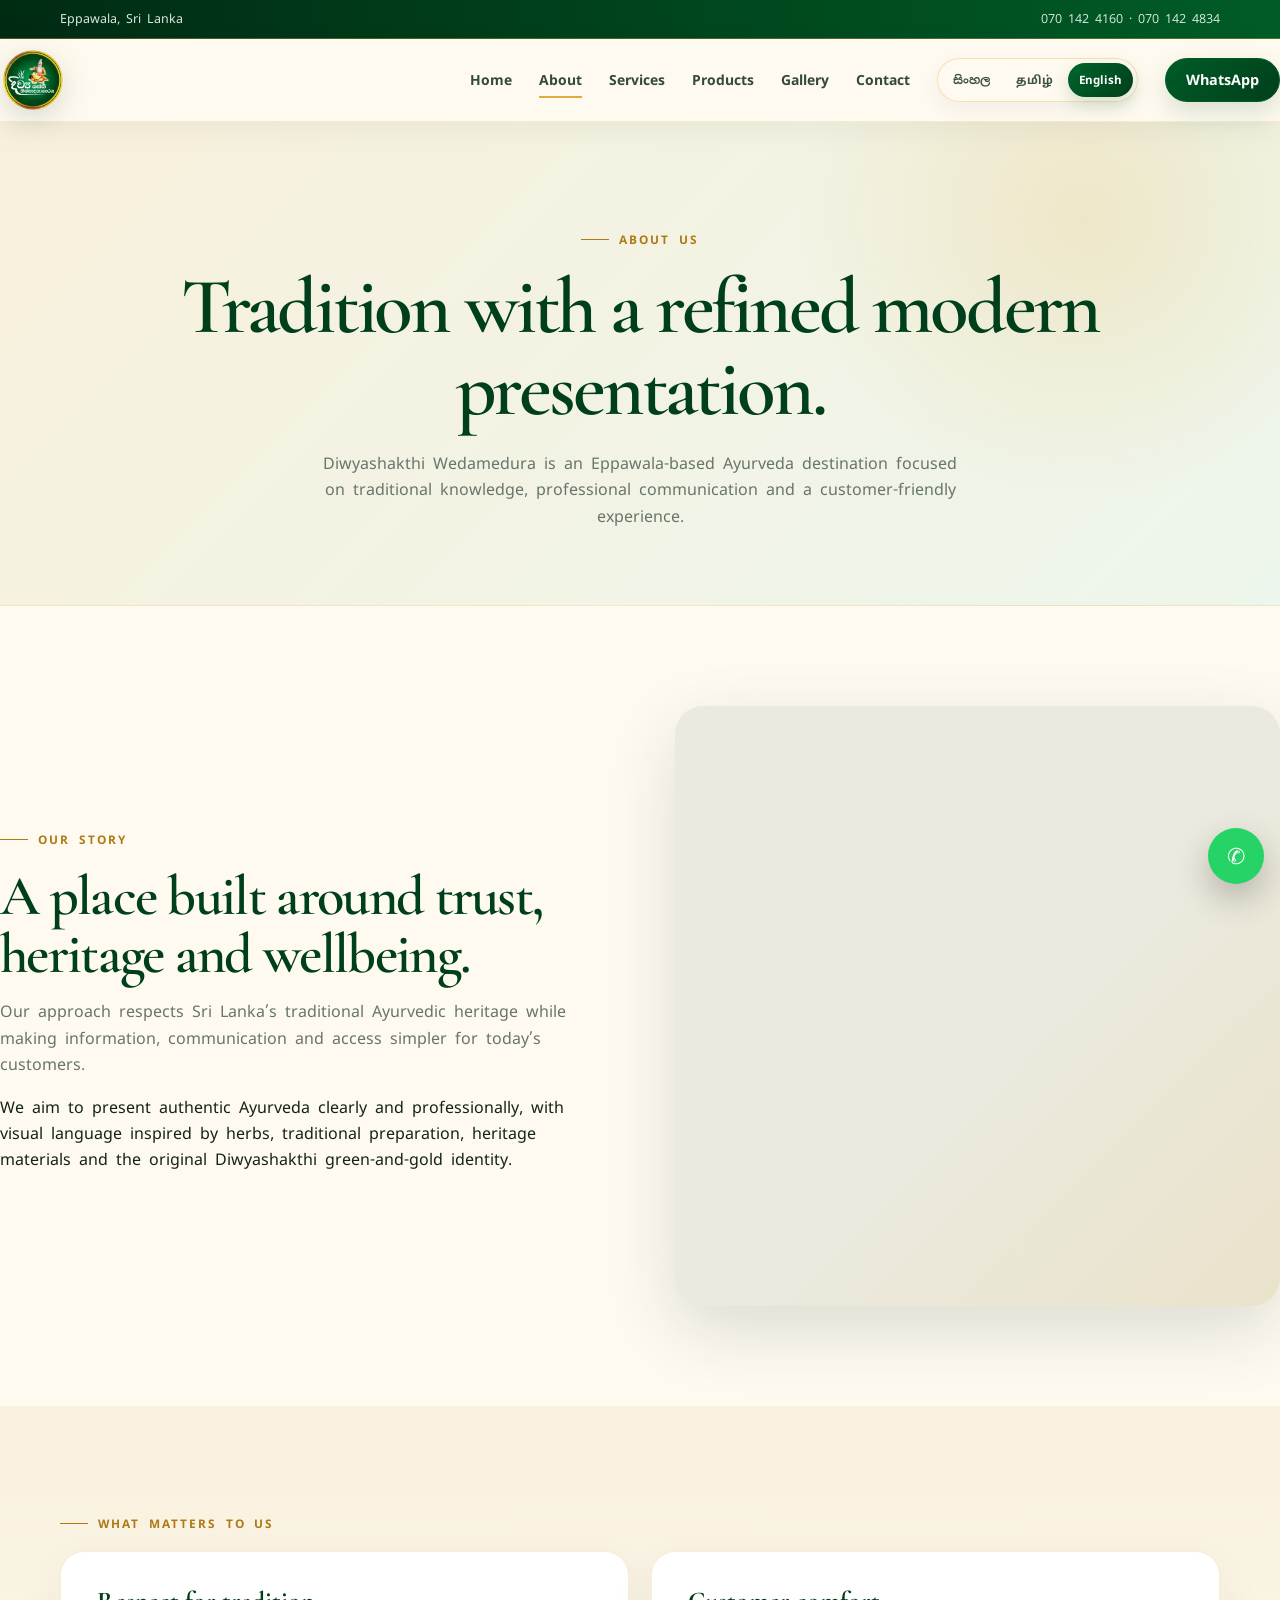
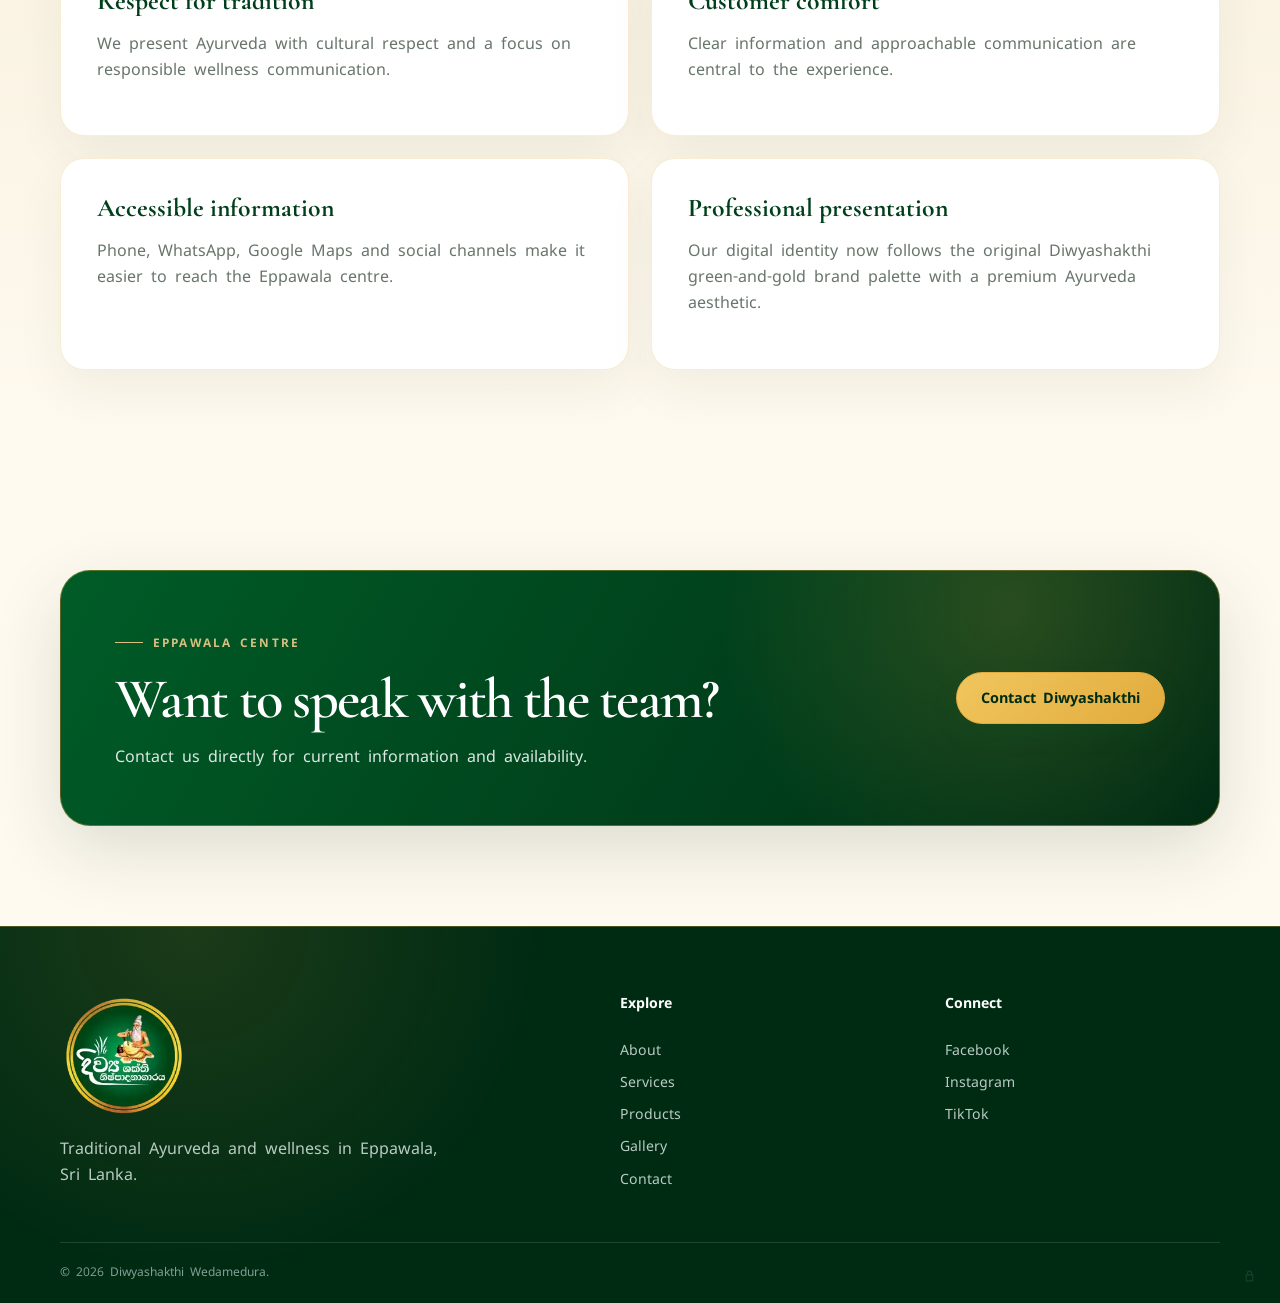
<file: about.html>
<!doctype html><html lang="en"><head><meta charset="utf-8"><meta name="viewport" content="width=device-width,initial-scale=1"><title>About Diwyashakthi Wedamedura | Eppawala Ayurveda</title><meta name="description" content="Learn about Diwyashakthi Wedamedura in Eppawala and its traditional Ayurveda-inspired approach to wellness, herbal care and customer service."><link rel="canonical" href="https://hashansoysa92-commits.github.io/Diwyashakthi/about.html"><link rel="stylesheet" href="styles.css"><link rel="stylesheet" href="luxury.css"><link rel="stylesheet" href="responsive.css"><link rel="stylesheet" href="i18n.css"><link rel="icon" href="assets/logo.svg" type="image/svg+xml"></head><body><div class="topbar"><div class="wrap topbar-in"><span>Eppawala, Sri Lanka</span><span><a href="tel:+94701424160">070 142 4160</a> · <a href="tel:+94701424834">070 142 4834</a></span></div></div><header class="header"><div class="wrap nav"><a class="brand" href="index.html"><img src="assets/logo.svg" alt="Diwyashakthi Wedamedura"></a><button class="menu" aria-label="Open menu" aria-expanded="false">☰</button><nav class="links"><a href="index.html">Home</a><a class="active" href="about.html">About</a><a href="services.html">Services</a><a href="gallery.html">Gallery</a><a href="contact.html">Contact</a><a class="btn small" href="https://wa.me/94701424160" target="_blank" rel="noopener">WhatsApp</a></nav></div></header><main><section class="pagehero"><div class="wrap reveal"><span class="eyebrow">About us</span><h1>Tradition with a refined modern presentation.</h1><p class="lead">Diwyashakthi Wedamedura is an Eppawala-based Ayurveda destination focused on traditional knowledge, professional communication and a customer-friendly experience.</p></div></section><section class="section reveal"><div class="wrap two"><div><span class="eyebrow">Our story</span><h2>A place built around trust, heritage and wellbeing.</h2><p class="lead">Our approach respects Sri Lanka’s traditional Ayurvedic heritage while making information, communication and access simpler for today’s customers.</p><p>We aim to present authentic Ayurveda clearly and professionally, with visual language inspired by herbs, traditional preparation, heritage materials and the original Diwyashakthi green-and-gold identity.</p></div><div class="photo tall" role="img" aria-label="Traditional herbal Ayurveda preparation"></div></div></section><section class="section soft reveal"><div class="wrap"><span class="eyebrow">What matters to us</span><div class="contentgrid"><article class="feature"><h3>Respect for tradition</h3><p>We present Ayurveda with cultural respect and a focus on responsible wellness communication.</p></article><article class="feature"><h3>Customer comfort</h3><p>Clear information and approachable communication are central to the experience.</p></article><article class="feature"><h3>Accessible information</h3><p>Phone, WhatsApp, Google Maps and social channels make it easier to reach the Eppawala centre.</p></article><article class="feature"><h3>Professional presentation</h3><p>Our digital identity now follows the original Diwyashakthi green-and-gold brand palette with a premium Ayurveda aesthetic.</p></article></div></div></section><section class="section reveal"><div class="wrap cta"><div><span class="eyebrow light">Eppawala centre</span><h2>Want to speak with the team?</h2><p>Contact us directly for current information and availability.</p></div><a class="btn gold" href="contact.html">Contact Diwyashakthi</a></div></section></main><footer><div class="wrap foot"><div><img src="assets/logo.svg" alt="Diwyashakthi Wedamedura"><p>Traditional Ayurveda and wellness in Eppawala, Sri Lanka.</p></div><div><h4>Explore</h4><a href="about.html">About</a><a href="services.html">Services</a><a href="gallery.html">Gallery</a><a href="contact.html">Contact</a></div><div><h4>Connect</h4><a href="https://www.facebook.com/diwyashakthi.page/" target="_blank" rel="noopener">Facebook</a><a href="https://www.instagram.com/diwyashakthiwedamedura/" target="_blank" rel="noopener">Instagram</a><a href="https://www.tiktok.com/@diwyashakthiwedamedura" target="_blank" rel="noopener">TikTok</a></div></div><div class="wrap copy">© <span id="year"></span> Diwyashakthi Wedamedura.</div></footer><a class="wa" aria-label="Chat on WhatsApp" href="https://wa.me/94701424160" target="_blank" rel="noopener">✆</a><script src="i18n.js"></script><script src="cms.js?v=20260912.5"></script><script src="script.js"></script></body></html>
</file>
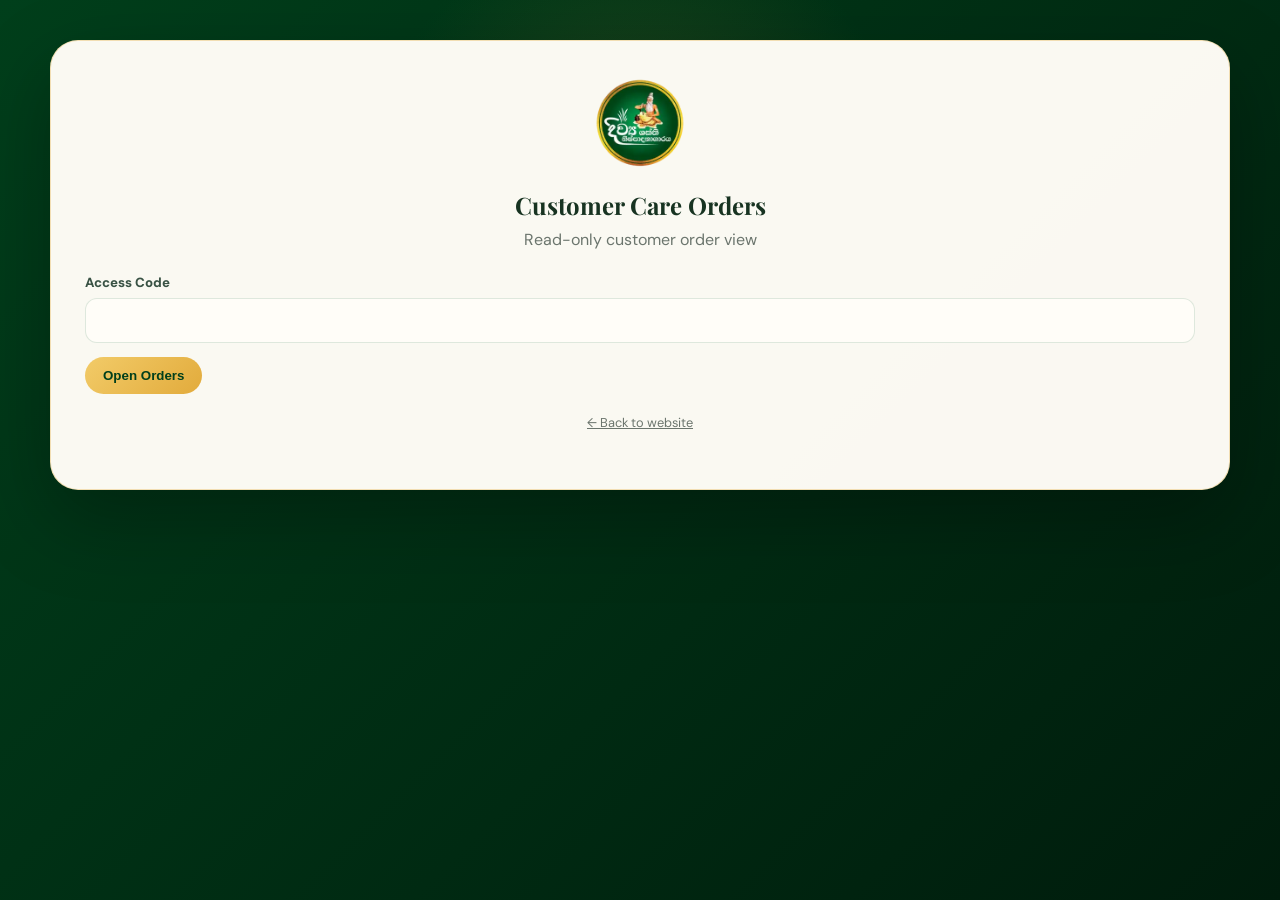
<file: customer-care.html>
<!doctype html><html lang="en"><head><meta charset="utf-8"><meta name="viewport" content="width=device-width,initial-scale=1"><title>Customer Care Orders | Diwyashakthi</title><meta name="robots" content="noindex,nofollow"><link rel="icon" href="assets/logo.svg"><link rel="stylesheet" href="admin.css"></head><body><main class="login-page" style="align-items:flex-start;padding-top:40px"><section class="login-card" style="width:min(1180px,94vw);max-width:none"><img class="login-logo" src="assets/logo.svg" alt=""><h1>Customer Care Orders</h1><p>Read-only customer order view</p><div id="accessBox"><div class="field"><label>Access Code</label><input id="careCode" type="password" autocomplete="off"></div><button class="btn gold" id="openOrders">Open Orders</button><div class="status" id="careStatus"></div></div><div id="ordersWrap" class="hidden"><div class="row" style="justify-content:space-between;align-items:center;margin:20px 0"><span class="pill">Read Only</span><button class="btn ghost" id="refreshCare">Refresh</button></div><div class="table-wrap"><table><thead><tr><th>Order</th><th>Customer</th><th>Mobile</th><th>WhatsApp</th><th>Address</th><th>Total</th><th>Status</th><th>Items</th></tr></thead><tbody id="careOrders"></tbody></table></div></div><p class="tiny" style="text-align:center;margin-top:20px"><a href="index.html">← Back to website</a></p></section></main><script>const U='https://caxbhzgmwkhgdblotjvs.supabase.co',K='sb_publishable_p6qXdrM6TF0ZW7Z5btj5jQ_-WP-ou6N',$=id=>document.getElementById(id);let code='';async function load(){code=$('careCode').value.trim()||code;if(!code){$('careStatus').textContent='Access code required.';return}$('careStatus').textContent='Loading…';const r=await fetch(U+'/functions/v1/customer-care-orders',{method:'POST',headers:{'Content-Type':'application/json',apikey:K},body:JSON.stringify({code})});const j=await r.json();if(!r.ok){$('careStatus').textContent=j.error||'Access denied';return}$('accessBox').classList.add('hidden');$('ordersWrap').classList.remove('hidden');$('careStatus').textContent='';const b=$('careOrders');b.innerHTML='';(j.orders||[]).forEach(o=>{const tr=document.createElement('tr');tr.innerHTML=`<td><strong>${e(o.order_number)}</strong><br><small>${new Date(o.created_at).toLocaleString()}</small></td><td>${e(o.customer_name)}</td><td>${e(o.mobile_number)}</td><td>${e(o.whatsapp_number)}</td><td>${e(o.address)}</td><td>LKR ${Number(o.total).toFixed(2)}</td><td>${e(o.status)}</td><td>${(o.items||[]).map(i=>e(i.product_name)+' × '+i.quantity).join('<br>')||'-'}</td>`;b.appendChild(tr)});if(!j.orders?.length)b.innerHTML='<tr><td colspan="8">No orders yet.</td></tr>'}function e(s){return String(s??'').replace(/[&<>'"]/g,c=>({'&':'&amp;','<':'&lt;','>':'&gt;',"'":'&#39;','"':'&quot;'}[c]))}$('openOrders').onclick=load;$('refreshCare').onclick=load;</script></body></html>
</file>
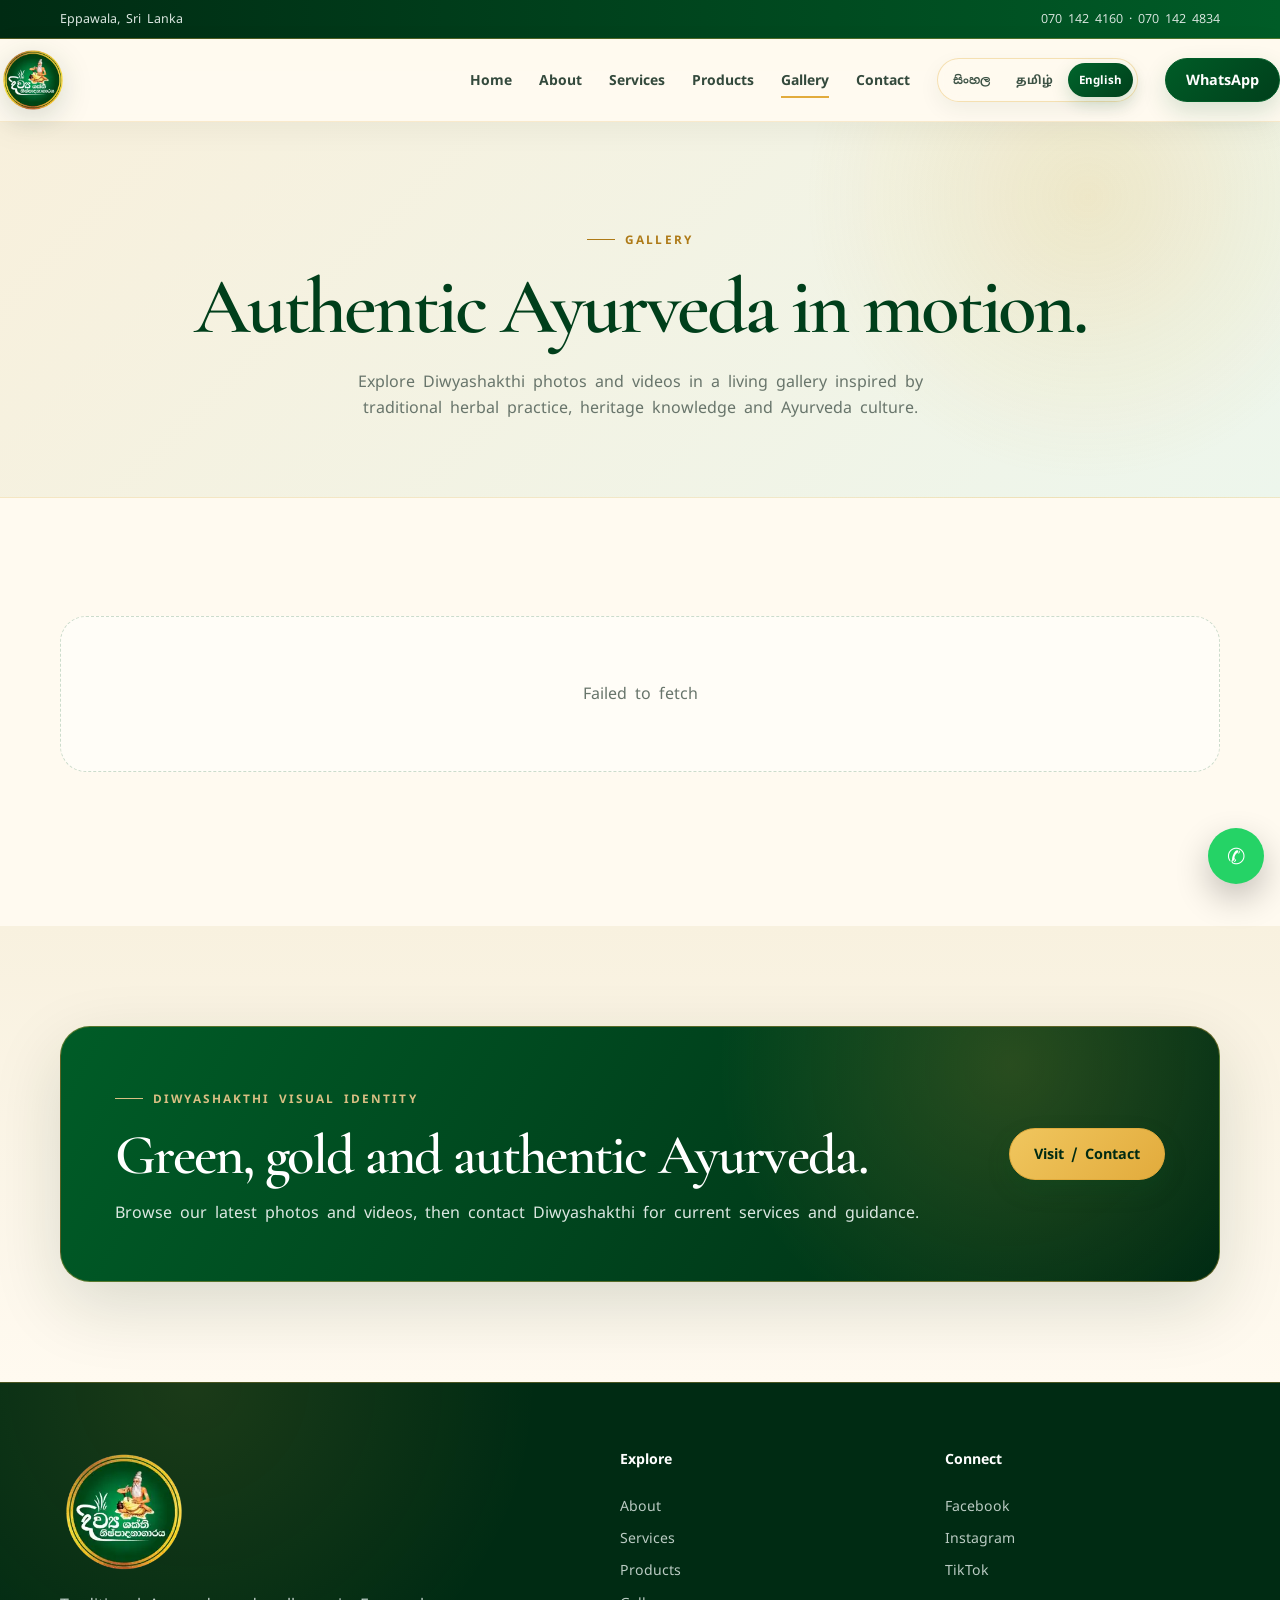
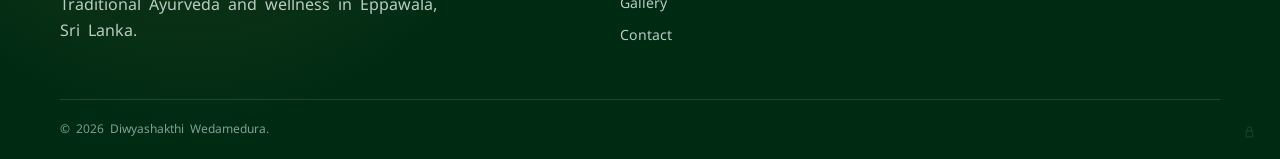
<file: gallery.html>
<!doctype html><html lang="en"><head><meta charset="utf-8"><meta name="viewport" content="width=device-width,initial-scale=1"><title>Gallery | Diwyashakthi Wedamedura Eppawala</title><meta name="description" content="Explore photos and videos from Diwyashakthi Wedamedura, featuring traditional Ayurveda, herbal preparation and heritage wellness in Sri Lanka."><link rel="canonical" href="https://hashansoysa92-commits.github.io/Diwyashakthi/gallery.html"><link rel="stylesheet" href="styles.css"><link rel="stylesheet" href="luxury.css"><link rel="stylesheet" href="responsive.css"><link rel="stylesheet" href="i18n.css"><link rel="stylesheet" href="gallery-dynamic.css?v=20260913.3"><link rel="stylesheet" href="gallery-video-ratios.css?v=20260913.3"><link rel="icon" href="assets/logo.svg" type="image/svg+xml"></head><body><div class="topbar"><div class="wrap topbar-in"><span>Eppawala, Sri Lanka</span><span><a href="tel:+94701424160">070 142 4160</a> · <a href="tel:+94701424834">070 142 4834</a></span></div></div><header class="header"><div class="wrap nav"><a class="brand" href="index.html"><img src="assets/logo.svg" alt="Diwyashakthi Wedamedura"></a><button class="menu" aria-label="Open menu" aria-expanded="false">☰</button><nav class="links"><a href="index.html">Home</a><a href="about.html">About</a><a href="services.html">Services</a><a class="active" href="gallery.html">Gallery</a><a href="contact.html">Contact</a><a class="btn small" href="https://wa.me/94701424160" target="_blank" rel="noopener">WhatsApp</a></nav></div></header><main><section class="pagehero"><div class="wrap reveal"><span class="eyebrow">Gallery</span><h1>Authentic Ayurveda in motion.</h1><p class="lead">Explore Diwyashakthi photos and videos in a living gallery inspired by traditional herbal practice, heritage knowledge and Ayurveda culture.</p></div></section><section class="section gallery-dynamic-section"><div class="wrap"><div id="galleryStage" class="gallery-stage" aria-live="polite"><div class="gallery-loading">Loading gallery…</div></div></div></section><section class="section soft reveal"><div class="wrap cta"><div><span class="eyebrow light">Diwyashakthi visual identity</span><h2>Green, gold and authentic Ayurveda.</h2><p>Browse our latest photos and videos, then contact Diwyashakthi for current services and guidance.</p></div><a class="btn gold" href="contact.html">Visit / Contact</a></div></section></main><div class="gallery-modal" id="galleryModal" aria-hidden="true" role="dialog" aria-modal="true" aria-labelledby="galleryModalTitle"><div class="gallery-modal-card"><button class="gallery-modal-close" id="galleryModalClose" type="button" aria-label="Close">×</button><img class="gallery-modal-image" id="galleryModalImage" src="assets/logo.svg" alt=""><div class="gallery-modal-copy"><h2 id="galleryModalTitle"></h2><p id="galleryModalDescription"></p></div></div></div><footer><div class="wrap foot"><div><img src="assets/logo.svg" alt="Diwyashakthi Wedamedura"><p>Traditional Ayurveda and wellness in Eppawala, Sri Lanka.</p></div><div><h4>Explore</h4><a href="about.html">About</a><a href="services.html">Services</a><a href="gallery.html">Gallery</a><a href="contact.html">Contact</a></div><div><h4>Connect</h4><a href="https://www.facebook.com/diwyashakthi.page/" target="_blank" rel="noopener">Facebook</a><a href="https://www.instagram.com/diwyashakthiwedamedura/" target="_blank" rel="noopener">Instagram</a><a href="https://www.tiktok.com/@diwyashakthiwedamedura" target="_blank" rel="noopener">TikTok</a></div></div><div class="wrap copy">© <span id="year"></span> Diwyashakthi Wedamedura.</div></footer><a class="wa" aria-label="Chat on WhatsApp" href="https://wa.me/94701424160" target="_blank" rel="noopener">✆</a><script src="i18n.js"></script><script src="cms.js?v=20260912.5"></script><script src="gallery-dynamic.js?v=20260913.3"></script><script src="script.js"></script></body></html>
</file>
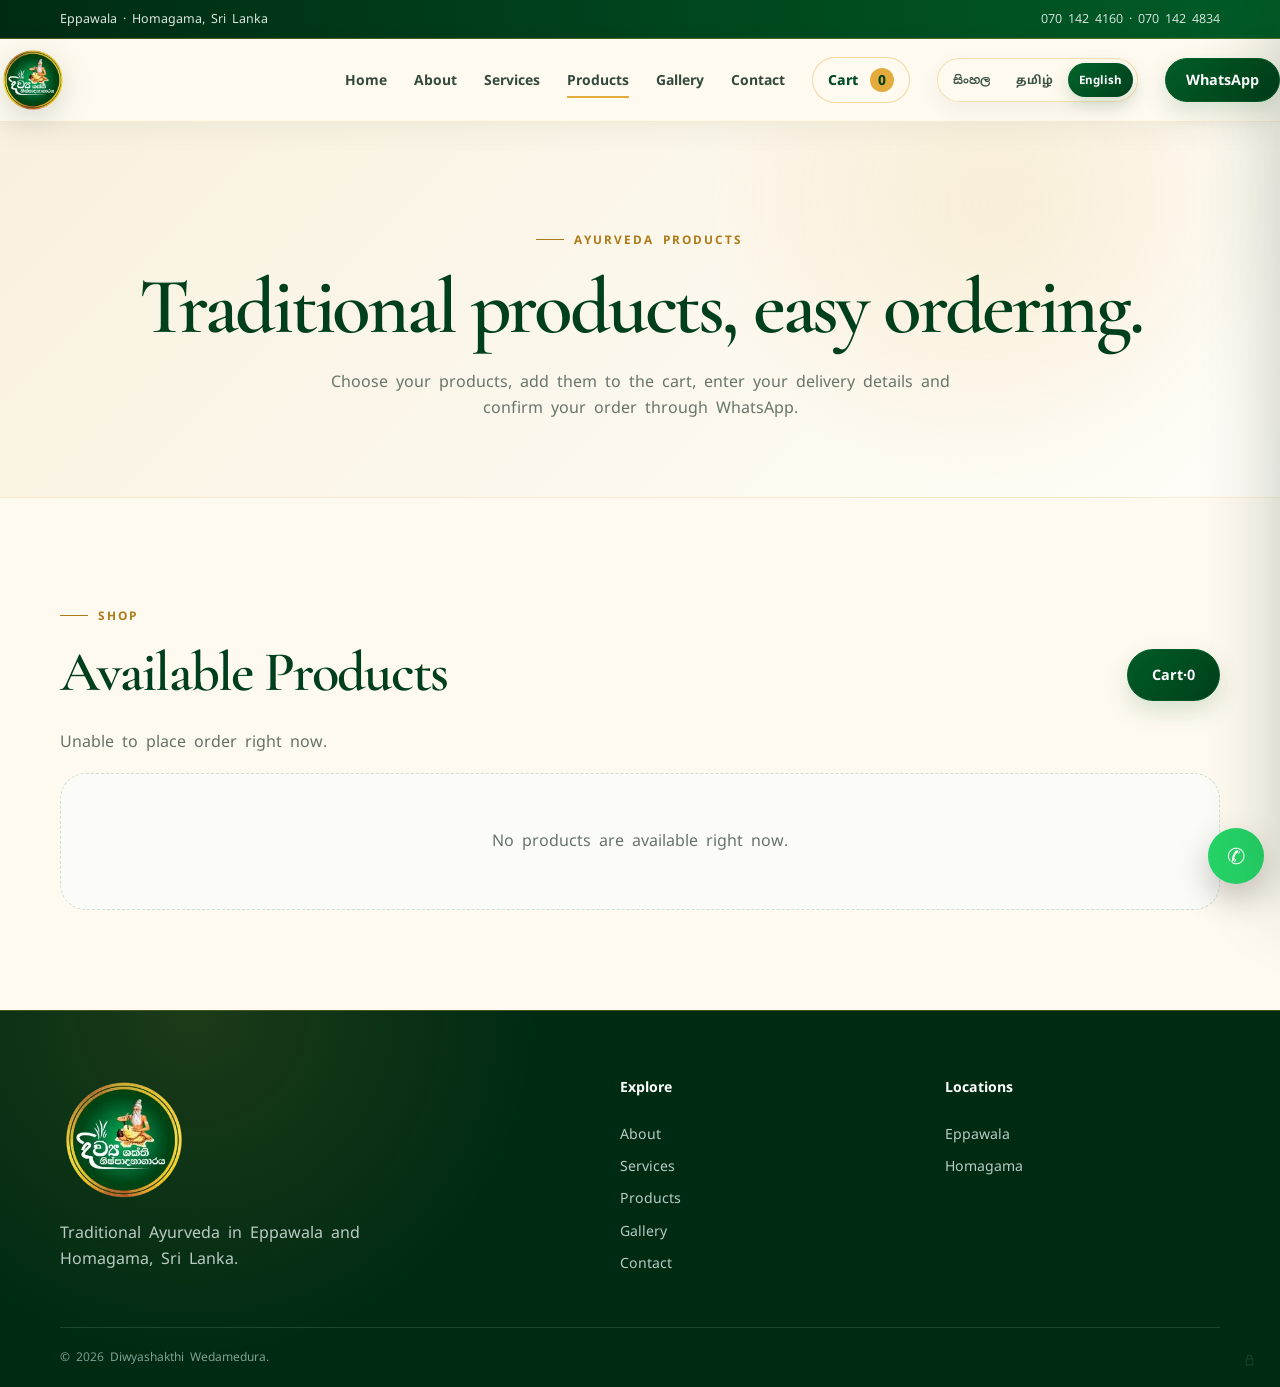
<file: products.html>
<!doctype html><html lang="en"><head><meta charset="utf-8"><meta name="viewport" content="width=device-width,initial-scale=1"><title>Products | Diwyashakthi Wedamedura</title><meta name="description" content="Shop Diwyashakthi Wedamedura Ayurveda products and place your order through WhatsApp."><link rel="canonical" href="https://hashansoysa92-commits.github.io/Diwyashakthi/products.html"><link rel="stylesheet" href="styles.css"><link rel="stylesheet" href="luxury.css"><link rel="stylesheet" href="responsive.css"><link rel="stylesheet" href="i18n.css"><link rel="stylesheet" href="store.css?v=20260912.6"><link rel="icon" href="assets/logo.svg" type="image/svg+xml"></head><body><div class="topbar"><div class="wrap topbar-in"><span>Eppawala · Homagama, Sri Lanka</span><span><a href="tel:+94701424160">070 142 4160</a> · <a href="tel:+94701424834">070 142 4834</a></span></div></div><header class="header"><div class="wrap nav"><a class="brand" href="index.html"><img src="assets/logo.svg" alt="Diwyashakthi Wedamedura"></a><button class="menu" aria-label="Open menu" aria-expanded="false">☰</button><nav class="links"><a href="index.html">Home</a><a href="about.html">About</a><a href="services.html">Services</a><a class="active" href="products.html">Products</a><a href="gallery.html">Gallery</a><a href="contact.html">Contact</a><button class="cart-link" id="openCart" type="button" aria-label="Open cart">Cart <span id="cartCount">0</span></button><a class="btn small" href="https://wa.me/94701424160" target="_blank" rel="noopener">WhatsApp</a></nav></div></header><main><section class="pagehero store-hero"><div class="wrap reveal"><span class="eyebrow" data-store-i18n="eyebrow">Ayurveda Products</span><h1 data-store-i18n="title">Traditional products, easy ordering.</h1><p class="lead" data-store-i18n="intro">Choose your products, add them to the cart, enter your delivery details and confirm your order through WhatsApp.</p></div></section><section class="section"><div class="wrap"><div class="store-toolbar"><div><span class="eyebrow" data-store-i18n="shop">Shop</span><h2 data-store-i18n="available">Available Products</h2></div><button class="btn" id="openCart2" type="button"><span data-store-i18n="cart">Cart</span> · <span id="cartCount2">0</span></button></div><div id="productStatus" class="store-status"></div><div id="productGrid" class="product-grid"></div></div></section></main><aside class="cart-drawer" id="cartDrawer" aria-hidden="true"><div class="cart-panel"><div class="cart-head"><div><span class="eyebrow" data-store-i18n="cart">Cart</span><h2 data-store-i18n="yourCart">Your Cart</h2></div><button id="closeCart" class="cart-close" type="button">×</button></div><div id="cartItems" class="cart-items"></div><div class="cart-total"><span data-store-i18n="total">Total</span><strong id="cartTotal">LKR 0.00</strong></div><button class="btn gold cart-checkout" id="checkoutBtn" type="button" data-store-i18n="checkout">Checkout</button></div></aside><div class="cart-backdrop" id="cartBackdrop"></div><div class="checkout-modal" id="checkoutModal" aria-hidden="true"><div class="checkout-card"><button id="closeCheckout" class="cart-close checkout-x" type="button">×</button><img src="assets/logo.svg" alt="" class="checkout-logo"><span class="eyebrow" data-store-i18n="checkout">Checkout</span><h2 data-store-i18n="customerDetails">Customer Details</h2><p class="lead" data-store-i18n="requiredText">All details below are required before confirming the order.</p><form id="checkoutForm"><div class="field"><label data-store-i18n="name">Name</label><input id="customerName" required autocomplete="name"></div><div class="field"><label data-store-i18n="mobile">Mobile Number</label><input id="customerMobile" required inputmode="tel" autocomplete="tel"></div><div class="field"><label data-store-i18n="whatsappNo">WhatsApp Number</label><input id="customerWhatsapp" required inputmode="tel"></div><div class="field"><label data-store-i18n="address">Address</label><textarea id="customerAddress" rows="4" required autocomplete="street-address"></textarea></div><div class="checkout-summary"><span data-store-i18n="orderTotal">Order Total</span><strong id="checkoutTotal">LKR 0.00</strong></div><button class="btn gold" type="submit" id="confirmOrder" data-store-i18n="confirm">Confirm Order & Open WhatsApp</button><div id="checkoutStatus" class="store-status"></div></form></div></div><footer><div class="wrap foot"><div><img src="assets/logo.svg" alt="Diwyashakthi Wedamedura"><p>Traditional Ayurveda in Eppawala and Homagama, Sri Lanka.</p></div><div><h4>Explore</h4><a href="about.html">About</a><a href="services.html">Services</a><a href="products.html">Products</a><a href="gallery.html">Gallery</a><a href="contact.html">Contact</a></div><div><h4>Locations</h4><a href="https://maps.app.goo.gl/i4UTNHPgaVRHqiWU6" target="_blank" rel="noopener">Eppawala</a><a href="https://maps.app.goo.gl/jk5YtXjadKttFqFk8" target="_blank" rel="noopener">Homagama</a></div></div><div class="wrap copy">© <span id="year"></span> Diwyashakthi Wedamedura.</div></footer><a class="wa" aria-label="Chat on WhatsApp" href="https://wa.me/94701424160" target="_blank" rel="noopener">✆</a><script src="i18n.js"></script><script src="script.js"></script><script src="cms.js?v=20260912.5"></script><script src="store.js?v=20260912.6"></script></body></html>
</file>
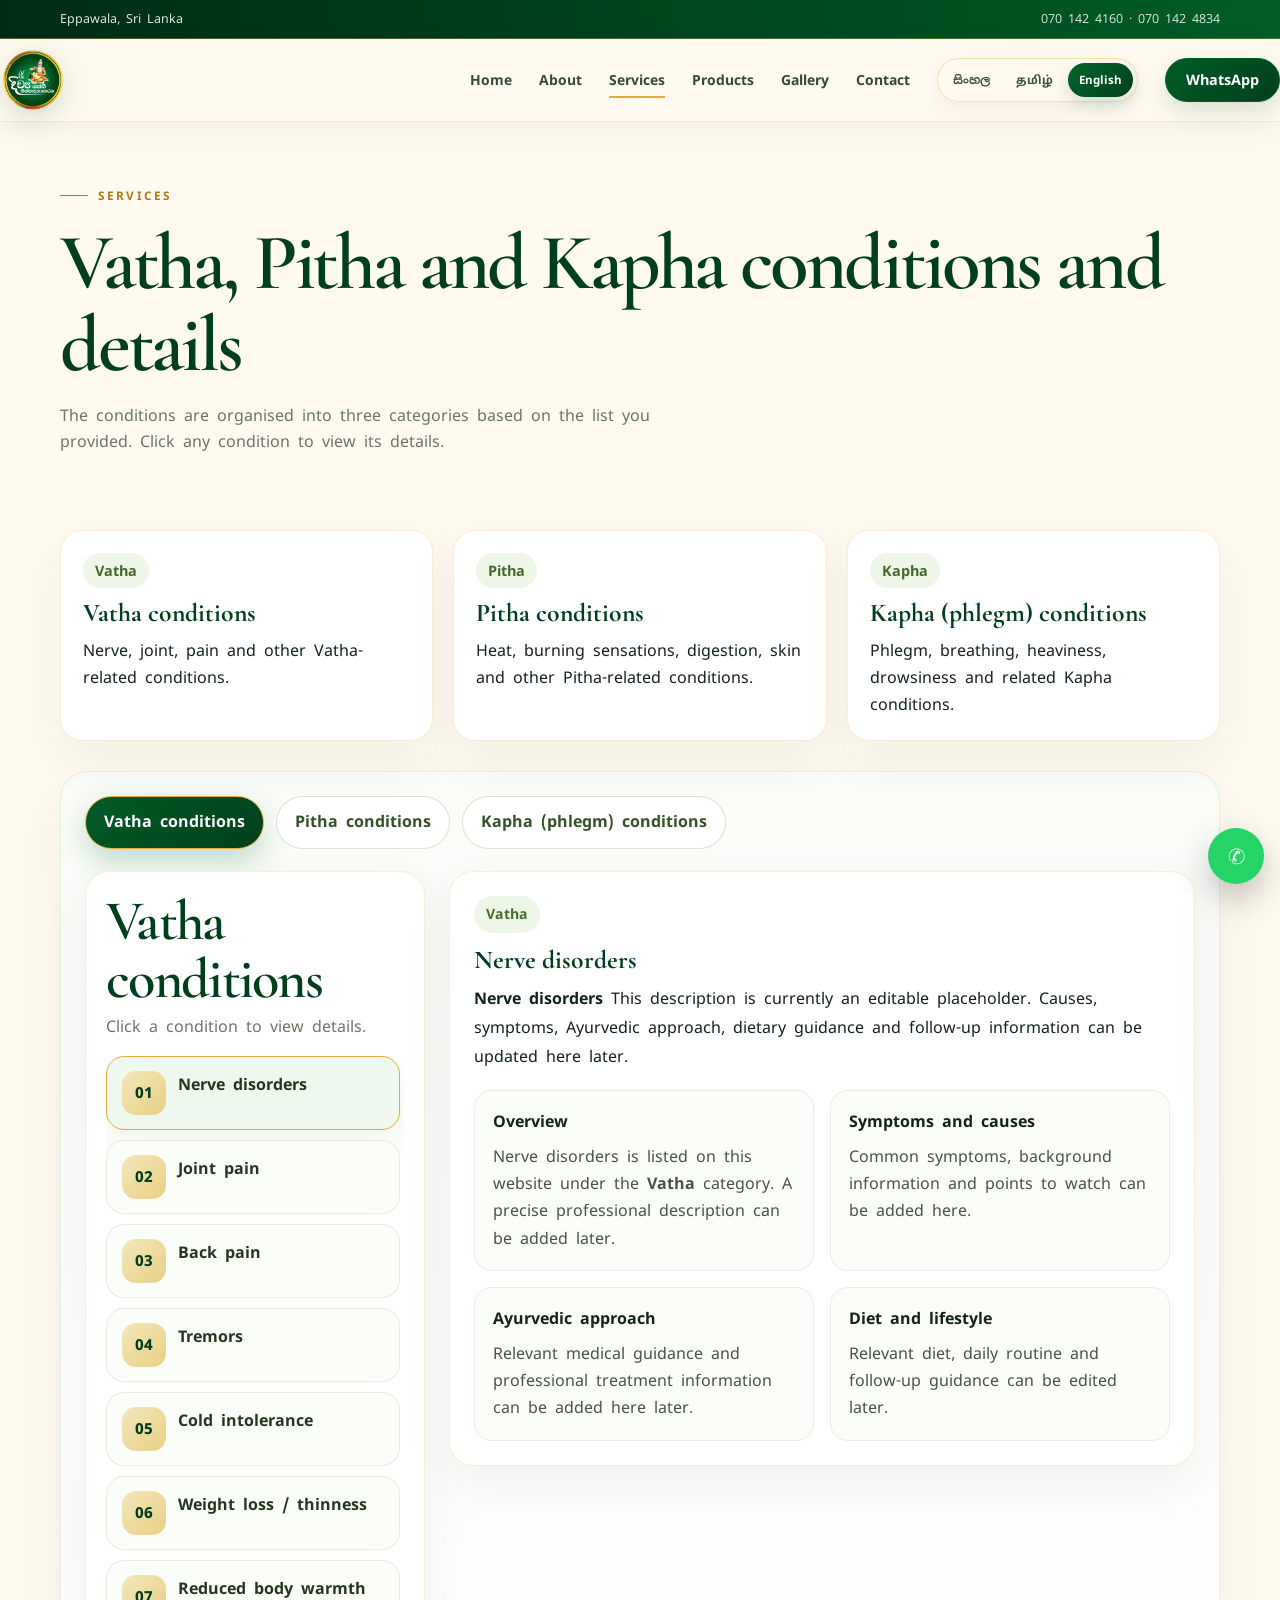
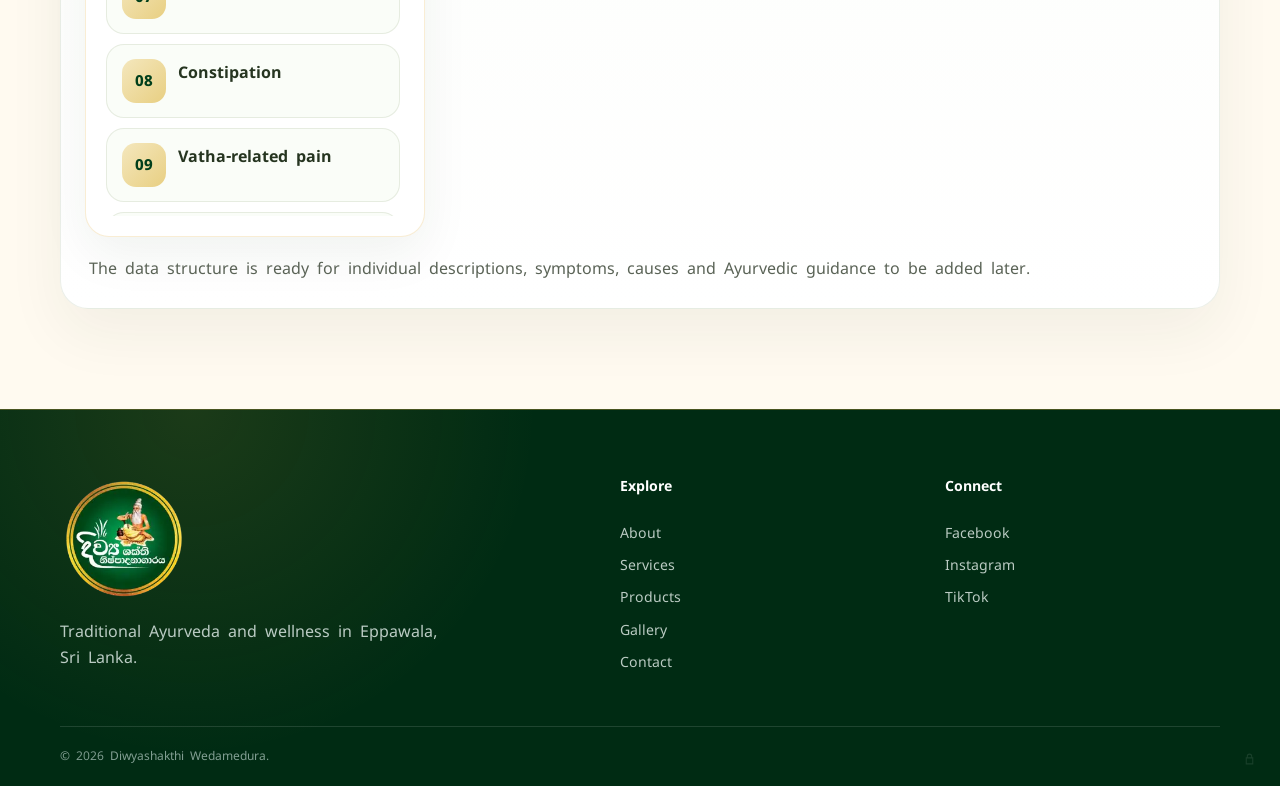
<file: services.html>
<!doctype html>
<html lang="si">
<head>
  <meta charset="utf-8">
  <meta name="viewport" content="width=device-width,initial-scale=1">
  <title>Services | Diwyashakthi Wedamedura</title>
  <meta name="description" content="Diwyashakthi Wedamedura හි වාත, පිත, කප රෝග සහ ඒවාට අදාල විස්තර සරලව බලන්න.">
  <meta name="robots" content="index,follow">
  <link rel="canonical" href="https://hashansoysa92-commits.github.io/Diwyashakthi/services.html">
  <link rel="stylesheet" href="styles.css"><link rel="stylesheet" href="luxury.css"><link rel="stylesheet" href="responsive.css"><link rel="stylesheet" href="i18n.css"><link rel="icon" href="assets/logo.svg" type="image/svg+xml">
</head>
<body>
  <div class="topbar"><div class="wrap topbar-in"><span>Eppawala, Sri Lanka</span><span><a href="tel:+94701424160">070 142 4160</a> · <a href="tel:+94701424834">070 142 4834</a></span></div></div>
  <header class="header"><div class="wrap nav"><a class="brand" href="index.html"><img src="assets/logo.svg" alt="Diwyashakthi Wedamedura"></a><button class="menu" aria-label="Open menu" aria-expanded="false">☰</button><nav class="links"><a href="index.html">Home</a><a href="about.html">About</a><a class="active" href="services.html">Services</a><a href="gallery.html">Gallery</a><a href="contact.html">Contact</a><a class="btn small" href="https://wa.me/94701424160" target="_blank" rel="noopener">WhatsApp</a></nav></div></header>
  <main>
    <section class="page-hero"><div class="wrap reveal"><span class="eyebrow">Services</span><h1>වාත, පිත, කප රෝග සහ විස්තර</h1><p class="lead">ඔබ ලබාදුන් රෝග ලැයිස්තුව අනුව රෝග වර්ග තුනක් ලෙස වෙන් කර ඇත. ඕනෑම රෝගයක් click කළ විට එයට අදාල විස්තරය පෙන්වයි.</p></div></section>
    <section class="section services-shell reveal"><div class="wrap"><div class="service-intro-grid"><article class="service-mini"><span class="mini-badge">වාත</span><h3>වාත රෝග</h3><p>ස්නායු, සන්ධි, වේදනා සහ වාත ප්‍රධාන තත්ත්ව.</p></article><article class="service-mini"><span class="mini-badge">පිත</span><h3>පිත රෝග</h3><p>උෂ්ණත්වය, දාහය, ආහාර ජීර්ණය, සම සහ අනෙකුත් පිත ගණයට අයත් තත්ත්ව.</p></article><article class="service-mini"><span class="mini-badge">කප</span><h3>කප (සෙම) රෝග</h3><p>සෙම, හුස්ම ගැනීම, බර බව, නිදිමත සහ ඒ ආශ්‍රිත තත්ත්ව.</p></article></div><div class="dosha-browser"><div id="doshaNav" class="dosha-nav"></div><div class="disease-browser"><aside class="disease-list-panel"><h2 id="activeCategoryTitle">වාත රෝග</h2><p class="muted">රෝගය click කර විස්තර බලන්න.</p><div id="diseaseList" class="disease-list"></div></aside><article id="diseaseDetail" class="disease-detail"><span class="detail-chip">රෝග විස්තර</span><h3>රෝගයක් තෝරන්න</h3><p>වම් පැත්තේ ලැයිස්තුවෙන් රෝගයක් click කළ විට ඒ රෝගයට අදාල විස්තර මෙහි පෙන්වයි.</p></article></div><p class="edit-hint">ඉදිරියේදී එක් එක් රෝගයට විශේෂ විස්තර, ලක්ෂණ, හේතු සහ ආයුර්වේද ප්‍රවේශය වෙන වෙනම update කළ හැකි ලෙස data structure එක සකස් කර ඇත.</p></div></div></section>
  </main>
  <footer><div class="wrap foot"><div><img src="assets/logo.svg" alt="Diwyashakthi Wedamedura"><p>Traditional Ayurveda and wellness in Eppawala, Sri Lanka.</p></div><div><h4>Explore</h4><a href="about.html">About</a><a href="services.html">Services</a><a href="gallery.html">Gallery</a><a href="contact.html">Contact</a></div><div><h4>Connect</h4><a href="https://www.facebook.com/diwyashakthi.page/" target="_blank">Facebook</a><a href="https://www.instagram.com/diwyashakthiwedamedura/" target="_blank">Instagram</a><a href="https://www.tiktok.com/@diwyashakthiwedamedura" target="_blank">TikTok</a></div></div><div class="wrap copy">© <span id="year"></span> Diwyashakthi Wedamedura.</div></footer>
  <a class="wa" href="https://wa.me/94701424160" target="_blank">✆</a>
  <script src="i18n.js"></script><script src="i18n-extra.js"></script><script src="cms.js?v=20260912.5"></script><script src="script.js"></script>
</body></html>
</file>
<file: styles.css>
@import url('https://fonts.googleapis.com/css2?family=Cormorant+Garamond:wght@500;600;700&family=Manrope:wght@400;500;600;700&display=swap');
:root{--green:#173d34;--green2:#244f43;--cream:#f6f1e7;--ivory:#fffdf8;--gold:#b59655;--ink:#1c2521;--muted:#68736d;--line:rgba(23,61,52,.14);--shadow:0 24px 60px rgba(23,61,52,.12)}
*{box-sizing:border-box}html{scroll-behavior:smooth}body{margin:0;font-family:Manrope,Arial,sans-serif;color:var(--ink);background:var(--ivory);line-height:1.65}a{text-decoration:none;color:inherit}img{max-width:100%;display:block}.wrap{width:min(1160px,calc(100% - 40px));margin:auto}.section{padding:100px 0}.soft{background:var(--cream)}h1,h2,h3{font-family:'Cormorant Garamond',Georgia,serif;line-height:1.03;margin:0;color:var(--green)}h1{font-size:clamp(3.3rem,7vw,6.2rem);letter-spacing:-.04em;font-weight:600}h2{font-size:clamp(2.5rem,5vw,4.2rem);letter-spacing:-.03em;font-weight:600}h3{font-size:1.8rem}.lead{color:var(--muted);font-size:1.06rem;max-width:650px}.eyebrow{display:inline-flex;align-items:center;gap:10px;color:var(--gold);font-size:.74rem;font-weight:700;letter-spacing:.18em;text-transform:uppercase;margin-bottom:18px}.eyebrow:before{content:'';width:28px;height:1px;background:currentColor}.eyebrow.light{color:#d9bf83}.btn{display:inline-flex;align-items:center;justify-content:center;min-height:52px;padding:0 24px;border-radius:999px;background:var(--green);color:#fff;border:1px solid var(--green);font-size:.9rem;font-weight:700;transition:.25s}.btn:hover{transform:translateY(-2px);background:var(--green2)}.btn.ghost{background:transparent;color:var(--green);border-color:rgba(23,61,52,.28)}.btn.ghost:hover{background:var(--green);color:#fff}.btn.gold{background:var(--gold);border-color:var(--gold)}.btn.small{min-height:44px;padding:0 20px}.actions{display:flex;gap:12px;flex-wrap:wrap}.topbar{background:var(--green);color:#dbe7e1;font-size:.78rem}.topbar-in{height:38px;display:flex;align-items:center;justify-content:space-between}.header{position:sticky;top:0;z-index:50;background:rgba(255,253,248,.94);backdrop-filter:blur(16px);border-bottom:1px solid rgba(23,61,52,.08)}.nav{height:84px;display:flex;align-items:center;justify-content:space-between;gap:28px}.brand img{width:258px}.links{display:flex;gap:27px;align-items:center;font-size:.87rem;font-weight:700;color:#405047}.links>a:not(.btn){position:relative}.links>a:not(.btn):after{content:'';position:absolute;left:0;bottom:-7px;width:0;height:1px;background:var(--gold);transition:.25s}.links>a:hover:after,.links>a.active:after{width:100%}.menu{display:none;border:0;background:none;color:var(--green);font-size:1.6rem}.hero{min-height:700px;display:grid;align-items:center;background:linear-gradient(90deg,rgba(246,241,231,.97),rgba(246,241,231,.9) 46%,rgba(246,241,231,.2)),url('https://images.unsplash.com/photo-1600850056064-a8b380df8395?auto=format&fit=crop&w=2000&q=85') center/cover}.hero-copy{padding:90px 0}.hero-copy p{max-width:620px;color:#56655e;font-size:1.08rem;margin:24px 0 30px}.two{display:grid;grid-template-columns:1fr 1fr;gap:70px;align-items:center}.photo{border-radius:28px;background-size:cover;background-position:center;box-shadow:var(--shadow)}.photo.tall{height:600px;background-image:url('https://images.unsplash.com/photo-1611073761523-22500b79a0a6?auto=format&fit=crop&w=1200&q=85')}.ticks{display:grid;gap:18px;margin:30px 0}.ticks>div{display:flex;gap:13px}.ticks b{width:28px;height:28px;display:grid;place-items:center;border-radius:50%;background:#e4eadf;color:var(--green);flex:0 0 28px}.ticks span{color:var(--muted);font-size:.94rem}.ticks strong{color:var(--ink)}.textlink{font-weight:700;color:var(--green)}.heading-row{display:flex;justify-content:space-between;gap:40px;align-items:end}.heading-row h2{max-width:600px}.cards{display:grid;grid-template-columns:repeat(3,1fr);gap:20px;margin-top:44px}.card{padding:34px;background:#fff;border:1px solid var(--line);border-radius:24px;transition:.3s}.card:hover{transform:translateY(-6px);box-shadow:var(--shadow);border-color:transparent}.card>span{color:var(--gold);font-size:.75rem;font-weight:700;letter-spacing:.16em}.card h3{margin:24px 0 12px}.card p{color:var(--muted);font-size:.93rem}.split{display:grid;grid-template-columns:1fr 1fr;min-height:610px}.split-photo{background:url('https://images.unsplash.com/photo-1540555700478-4be289fbecef?auto=format&fit=crop&w=1400&q=85') center/cover}.split-copy{background:var(--green);padding:90px clamp(40px,7vw,105px);display:flex;flex-direction:column;justify-content:center;color:#d9e4df}.split-copy h2{color:#fff}.split-copy p{color:#c5d4cc}.mini-grid{display:grid;grid-template-columns:repeat(3,1fr);gap:15px;margin-top:34px}.mini-grid div{border-top:1px solid rgba(255,255,255,.2);padding-top:17px}.mini-grid strong{display:block;font:600 1.8rem 'Cormorant Garamond',serif;color:#fff}.mini-grid span{font-size:.76rem;color:#b9cbc2}.reviews{display:grid;grid-template-columns:1fr 1fr;gap:60px;align-items:center}.review-card{padding:38px;background:#fff;border:1px solid var(--line);border-radius:26px;box-shadow:var(--shadow)}.g{width:50px;height:50px;display:grid;place-items:center;border-radius:50%;border:1px solid #e7e7e7;font-size:1.25rem;font-weight:800;margin-bottom:20px}.stars{color:#f4b400;letter-spacing:4px;font-size:1.2rem;margin:12px 0}.review-card p{color:var(--muted)}.review-card a{font-weight:700;color:var(--green)}.mapgrid{display:grid;grid-template-columns:.85fr 1.15fr;gap:50px;align-items:center}.mapgrid iframe{width:100%;height:390px;border:0;border-radius:24px;box-shadow:var(--shadow)}.cta{padding:54px;border-radius:30px;background:linear-gradient(120deg,#214b40,#13362e);display:flex;align-items:center;justify-content:space-between;gap:30px;color:#dce8e2}.cta h2{color:#fff}.cta p{margin-bottom:0}.pagehero{padding:100px 0 75px;text-align:center;background:linear-gradient(130deg,var(--cream),#ebf0e9)}.pagehero .lead{margin:20px auto 0}.contentgrid{display:grid;grid-template-columns:repeat(2,1fr);gap:22px}.feature{padding:36px;border:1px solid var(--line);border-radius:24px;background:#fff}.feature p{color:var(--muted)}.gallery{display:grid;grid-template-columns:repeat(2,1fr);gap:16px}.gallery img{width:100%;height:360px;object-fit:cover;border-radius:22px}.contactgrid{display:grid;grid-template-columns:.9fr 1.1fr;gap:48px}.contactlist{display:grid;gap:14px;margin-top:25px}.contactitem{padding:19px;border:1px solid var(--line);border-radius:18px;background:#fff}.contactitem small{display:block;color:var(--gold);font-size:.72rem;font-weight:700;text-transform:uppercase;letter-spacing:.12em}.contactitem strong{display:block;margin-top:4px}.form{display:grid;gap:14px;padding:32px;background:#fff;border:1px solid var(--line);border-radius:24px}.form input,.form textarea{padding:14px 16px;border:1px solid var(--line);border-radius:14px;background:#fffdf9;outline:none}.form input:focus,.form textarea:focus{border-color:var(--gold)}footer{background:#0e2c25;color:#bacbc3;padding:65px 0 20px}.foot{display:grid;grid-template-columns:1.3fr .7fr .7fr;gap:50px}.foot img{width:260px;filter:brightness(0) invert(1);opacity:.92}.foot p{max-width:380px}.foot h4{color:#fff;margin:0 0 15px}.foot>div:not(:first-child){display:flex;flex-direction:column;gap:9px;font-size:.88rem}.copy{border-top:1px solid rgba(255,255,255,.12);margin-top:38px;padding-top:20px;font-size:.75rem;color:#829f93}.wa{position:fixed;right:20px;bottom:20px;width:56px;height:56px;border-radius:50%;display:grid;place-items:center;background:#25d366;color:#fff;font-size:1.4rem;box-shadow:0 14px 30px rgba(0,0,0,.2);z-index:60}
@media(max-width:900px){.topbar{display:none}.nav{height:72px}.brand img{width:214px}.menu{display:block}.links{display:none;position:absolute;top:72px;left:0;right:0;padding:24px 20px;background:var(--ivory);border-bottom:1px solid var(--line);flex-direction:column;align-items:flex-start}.links.open{display:flex}.links .btn{width:100%}.hero{min-height:620px;background:linear-gradient(rgba(246,241,231,.9),rgba(246,241,231,.9)),url('https://images.unsplash.com/photo-1600850056064-a8b380df8395?auto=format&fit=crop&w=1200&q=80') center/cover}.two,.reviews,.mapgrid,.split,.contactgrid{grid-template-columns:1fr}.cards{grid-template-columns:1fr 1fr}.split-photo{min-height:430px}.heading-row{display:block}.foot{grid-template-columns:1fr 1fr}.foot>div:first-child{grid-column:1/-1}}
@media(max-width:600px){.wrap{width:min(100% - 28px,1160px)}.section{padding:76px 0}h1{font-size:3.15rem}h2{font-size:2.65rem}.hero{min-height:590px}.hero-copy{padding:65px 0}.cards,.contentgrid,.mini-grid,.gallery{grid-template-columns:1fr}.card{padding:28px}.photo.tall{height:410px}.split-photo{min-height:340px}.split-copy{padding:62px 24px}.mapgrid iframe{height:320px}.cta{padding:34px 25px;align-items:flex-start;flex-direction:column}.gallery img{height:300px}.foot{grid-template-columns:1fr}.foot>div:first-child{grid-column:auto}}
/* ===== Services Disease Browser ===== */

.page-hero {
  padding: 56px 0 24px;
}

.services-shell {
  padding-top: 8px;
}

.service-intro-grid {
  display: grid;
  grid-template-columns: repeat(3, minmax(0, 1fr));
  gap: 20px;
  margin: 26px 0 30px;
}

.service-mini {
  background: #ffffff;
  border: 1px solid rgba(54, 94, 54, 0.12);
  border-radius: 22px;
  padding: 22px;
  box-shadow: 0 18px 48px rgba(22, 38, 22, 0.06);
}

.service-mini h3 {
  margin: 12px 0 10px;
}

.service-mini p {
  margin: 0;
  line-height: 1.7;
}

.mini-badge {
  display: inline-flex;
  align-items: center;
  justify-content: center;
  padding: 6px 12px;
  border-radius: 999px;
  background: #edf6e7;
  color: #46662c;
  font-size: 0.9rem;
  font-weight: 700;
}

.dosha-browser {
  background: linear-gradient(180deg, #f9fcf7 0%, #ffffff 100%);
  border: 1px solid rgba(61, 98, 40, 0.10);
  border-radius: 28px;
  padding: 24px;
  box-shadow: 0 24px 60px rgba(26, 44, 26, 0.06);
}

.dosha-nav {
  display: flex;
  flex-wrap: wrap;
  gap: 12px;
  margin-bottom: 22px;
}

.dosha-tab {
  border: 1px solid rgba(81, 113, 46, 0.20);
  background: #fff;
  color: #355128;
  border-radius: 999px;
  padding: 12px 18px;
  font-weight: 700;
  cursor: pointer;
  transition: 0.25s ease;
}

.dosha-tab:hover {
  transform: translateY(-1px);
}

.dosha-tab.active {
  background: #6d9728;
  color: #fff;
  border-color: #6d9728;
  box-shadow: 0 12px 30px rgba(109, 151, 40, 0.20);
}

.disease-browser {
  display: grid;
  grid-template-columns: 340px 1fr;
  gap: 24px;
  align-items: start;
}

.disease-list-panel {
  background: #ffffff;
  border: 1px solid rgba(61, 98, 40, 0.10);
  border-radius: 24px;
  padding: 20px;
}

.disease-list-panel h2 {
  margin: 0 0 6px;
}

.muted {
  color: #6d7568;
  margin: 0 0 16px;
}

.disease-list {
  display: grid;
  gap: 10px;
  max-height: 760px;
  overflow: auto;
  padding-right: 4px;
}

.disease-item {
  width: 100%;
  text-align: left;
  border: 1px solid rgba(84, 118, 49, 0.12);
  background: #fafdf8;
  border-radius: 18px;
  padding: 14px 15px;
  cursor: pointer;
  display: flex;
  gap: 12px;
  align-items: flex-start;
  transition: 0.25s ease;
}

.disease-item:hover {
  border-color: rgba(84, 118, 49, 0.28);
  transform: translateY(-1px);
}

.disease-item.active {
  background: #eef7e8;
  border-color: #6d9728;
  box-shadow: 0 14px 30px rgba(109, 151, 40, 0.10);
}

.disease-number {
  min-width: 44px;
  height: 44px;
  border-radius: 14px;
  background: #d8e8c5;
  color: #355128;
  display: inline-flex;
  align-items: center;
  justify-content: center;
  font-weight: 800;
  font-size: 0.95rem;
}

.disease-name {
  margin: 2px 0 0;
  font-weight: 700;
  line-height: 1.5;
  color: #263520;
}

.disease-detail {
  background: #ffffff;
  border: 1px solid rgba(61, 98, 40, 0.10);
  border-radius: 24px;
  padding: 24px;
  min-height: 420px;
}

.detail-chip {
  display: inline-flex;
  align-items: center;
  justify-content: center;
  background: #edf6e7;
  color: #496d2d;
  border-radius: 999px;
  padding: 7px 12px;
  font-size: 0.88rem;
  font-weight: 700;
  margin-bottom: 14px;
}

.disease-detail h3 {
  margin: 0 0 12px;
}

.disease-detail p {
  line-height: 1.8;
  margin: 0 0 16px;
}

.detail-grid {
  display: grid;
  grid-template-columns: repeat(2, minmax(0, 1fr));
  gap: 16px;
  margin-top: 18px;
}

.detail-card {
  background: #fafdf8;
  border: 1px solid rgba(84, 118, 49, 0.10);
  border-radius: 18px;
  padding: 18px;
}

.detail-card h4 {
  margin: 0 0 8px;
  font-size: 1rem;
}

.detail-card p {
  margin: 0;
  line-height: 1.7;
  color: #485345;
}

.edit-hint {
  margin: 18px 4px 0;
  color: #5a6356;
  line-height: 1.8;
}

@media (max-width: 980px) {
  .service-intro-grid {
    grid-template-columns: 1fr;
  }

  .disease-browser {
    grid-template-columns: 1fr;
  }

  .detail-grid {
    grid-template-columns: 1fr;
  }
}
</file>
<file: luxury.css>
@import url('https://fonts.googleapis.com/css2?family=Cormorant+Garamond:wght@500;600;700&family=Noto+Sans+Sinhala:wght@400;500;600;700&display=swap');

:root{
  --green:#005c27;
  --green-deep:#003f1b;
  --green-black:#002b13;
  --gold:#e2ab3c;
  --gold-soft:#f3dda1;
  --ivory:#fffaf0;
  --cream:#f5edda;
  --ink:#142319;
  --muted:#68756b;
  --line:rgba(0,92,39,.14);
  --shadow:0 24px 70px rgba(0,43,19,.14);
}

body{background:var(--ivory);color:var(--ink);font-family:'Noto Sans Sinhala',Manrope,Arial,sans-serif;overflow-x:hidden}
h1,h2,h3{color:var(--green-deep)}
.topbar{background:linear-gradient(90deg,var(--green-black),var(--green));border-bottom:1px solid rgba(226,171,60,.35)}
.header{background:rgba(255,250,240,.94);border-bottom:1px solid rgba(226,171,60,.2);box-shadow:0 8px 30px rgba(0,43,19,.05)}
.nav{height:82px}
.brand{display:flex;align-items:center;position:relative}
.brand img{width:66px!important;height:66px;object-fit:contain;filter:drop-shadow(0 8px 15px rgba(0,43,19,.16));transition:transform .45s cubic-bezier(.2,.8,.2,1)}
.brand:hover img{transform:scale(1.06) rotate(-2deg)}
.links{color:#33493c}
.links>a:not(.btn):after{background:var(--gold);height:2px}
.btn{background:linear-gradient(135deg,var(--green),var(--green-deep));border-color:var(--green);box-shadow:0 10px 25px rgba(0,92,39,.16)}
.btn:hover{background:linear-gradient(135deg,#087437,var(--green-deep));box-shadow:0 14px 34px rgba(0,92,39,.24)}
.btn.gold{background:linear-gradient(135deg,#f0c65e,var(--gold));color:var(--green-black);border-color:var(--gold)}
.btn.ghost{border-color:rgba(226,171,60,.55);color:var(--green-deep);background:rgba(255,250,240,.75)}
.eyebrow{color:#ae7a17}.soft{background:linear-gradient(180deg,#f8f1df,#fffaf0)}
.card,.feature,.review-card,.contactitem,.form,.service-mini,.disease-list-panel,.disease-detail{border-color:rgba(226,171,60,.22);box-shadow:0 18px 50px rgba(0,43,19,.06)}
.card:hover,.feature:hover,.service-mini:hover{border-color:rgba(226,171,60,.55);box-shadow:var(--shadow)}
.cta{background:radial-gradient(circle at 82% 15%,rgba(226,171,60,.18),transparent 30%),linear-gradient(120deg,var(--green),var(--green-black));border:1px solid rgba(226,171,60,.38);box-shadow:var(--shadow)}
footer{background:radial-gradient(circle at 15% 0%,rgba(226,171,60,.12),transparent 30%),var(--green-black);border-top:1px solid rgba(226,171,60,.32)}
.foot img{width:128px!important;height:128px;object-fit:contain;filter:none!important;opacity:1!important;drop-shadow:0 10px 20px rgba(0,0,0,.2)}
.wa{box-shadow:0 14px 34px rgba(0,0,0,.24);animation:waPulse 2.8s infinite}
@keyframes waPulse{0%,100%{transform:scale(1);box-shadow:0 14px 34px rgba(0,0,0,.24)}50%{transform:scale(1.06);box-shadow:0 14px 38px rgba(37,211,102,.34)}}

/* Luxury Ayurveda hero slider */
.luxury-hero{position:relative;min-height:720px;display:grid;align-items:center;overflow:hidden;background:var(--green-black)}
.hero-slides,.hero-slide,.hero-shade{position:absolute;inset:0}
.hero-slide{opacity:0;transform:scale(1.05);background-size:cover;background-position:center;transition:opacity 1.25s ease,transform 7s ease;will-change:opacity,transform}
.hero-slide.is-active{opacity:1;transform:scale(1)}
.hero-slide:nth-child(1){background-image:url('https://images.unsplash.com/photo-1768729340731-85e386e62529?auto=format&fit=crop&fm=jpg&q=82&w=2400')}
.hero-slide:nth-child(2){background-image:url('https://images.unsplash.com/photo-1768729340689-9d4b7c7141a9?auto=format&fit=crop&fm=jpg&q=82&w=2400')}
.hero-slide:nth-child(3){background-image:url('https://images.unsplash.com/photo-1768729340804-dd94f6dd612e?auto=format&fit=crop&fm=jpg&q=82&w=2400')}
.hero-shade{z-index:1;background:linear-gradient(90deg,rgba(0,43,19,.96) 0%,rgba(0,63,27,.90) 35%,rgba(0,63,27,.62) 55%,rgba(0,43,19,.2) 76%,rgba(0,0,0,.14) 100%)}
.hero-lux-content{position:relative;z-index:3;padding:82px 34px 95px 46px;color:#fff;max-width:760px;margin-left:0}
.hero-logo{width:150px!important;height:150px;object-fit:contain;margin-bottom:24px;filter:drop-shadow(0 12px 24px rgba(0,0,0,.25));animation:logoFloat 5s ease-in-out infinite}
@keyframes logoFloat{0%,100%{transform:translateY(0)}50%{transform:translateY(-8px)}}
.hero-lux-content .eyebrow{color:var(--gold-soft)}
.hero-lux-content h1{color:#fff;max-width:760px;text-shadow:0 4px 30px rgba(0,0,0,.28)}
.hero-lux-content p{max-width:650px;color:#eef6ef;font-size:1.08rem;margin:24px 0 30px;text-shadow:0 2px 16px rgba(0,0,0,.22)}
.hero-lux-content .btn.ghost{color:#fff;background:rgba(255,255,255,.08);border-color:rgba(243,221,161,.72);backdrop-filter:blur(9px)}
.hero-dots{position:absolute;z-index:4;left:50%;bottom:26px;transform:translateX(-50%);display:flex;gap:10px}
.hero-dot{width:9px;height:9px;padding:0;border:0;border-radius:999px;background:rgba(255,255,255,.45);cursor:pointer;transition:.3s}
.hero-dot.is-active{width:36px;background:var(--gold)}
.hero-arrow{position:absolute;z-index:4;top:50%;transform:translateY(-50%);width:46px;height:46px;border-radius:50%;border:1px solid rgba(243,221,161,.45);background:rgba(0,43,19,.35);color:#fff;backdrop-filter:blur(8px);cursor:pointer;font-size:1.3rem;transition:.3s}
.hero-arrow:hover{background:var(--gold);color:var(--green-black);transform:translateY(-50%) scale(1.08)}
.hero-prev{left:20px}.hero-next{right:20px}

/* Authentic Ayurveda imagery: no spa styling */
.photo.tall{background-image:linear-gradient(rgba(0,43,19,.08),rgba(0,43,19,.08)),url('https://images.unsplash.com/photo-1768729340689-9d4b7c7141a9?auto=format&fit=crop&fm=jpg&q=82&w=1600')!important;background-position:center 62%}
.split-photo{background-image:linear-gradient(rgba(0,43,19,.08),rgba(0,43,19,.08)),url('https://images.unsplash.com/photo-1727124443486-659f329a08c2?auto=format&fit=crop&fm=jpg&q=82&w=1800')!important;background-position:center}
.photo,.split-photo{position:relative;overflow:hidden}
.photo:after,.split-photo:after{content:'';position:absolute;inset:0;background:linear-gradient(135deg,transparent 55%,rgba(226,171,60,.12));pointer-events:none}

/* Gallery: traditional herbal/Ayurveda imagery */
.gallery-lux{display:grid;grid-template-columns:repeat(2,1fr);gap:18px}
.gallery-shot{position:relative;height:390px;border-radius:24px;overflow:hidden;background-size:cover;background-position:center;box-shadow:var(--shadow);border:1px solid rgba(226,171,60,.22);transition:transform .6s cubic-bezier(.2,.8,.2,1),box-shadow .6s}
.gallery-shot:hover{transform:translateY(-8px) scale(1.015);box-shadow:0 30px 75px rgba(0,43,19,.2)}
.gallery-shot:before{content:'';position:absolute;inset:0;background:linear-gradient(180deg,transparent 55%,rgba(0,43,19,.72));opacity:.65;transition:.45s}
.gallery-shot:hover:before{opacity:.35}
.gallery-shot span{position:absolute;z-index:2;left:22px;bottom:18px;color:#fff;font-weight:600;text-shadow:0 2px 12px rgba(0,0,0,.35)}
.gallery-shot.g1{background-image:url('https://images.unsplash.com/photo-1768729340731-85e386e62529?auto=format&fit=crop&fm=jpg&q=82&w=1500')}
.gallery-shot.g2{background-image:url('https://images.unsplash.com/photo-1768729340689-9d4b7c7141a9?auto=format&fit=crop&fm=jpg&q=82&w=1500')}
.gallery-shot.g3{background-image:url('https://images.unsplash.com/photo-1768729340804-dd94f6dd612e?auto=format&fit=crop&fm=jpg&q=82&w=1500')}
.gallery-shot.g4{background-image:url('https://images.unsplash.com/photo-1727124443486-659f329a08c2?auto=format&fit=crop&fm=jpg&q=82&w=1500')}
.gallery-shot.g5{background-image:url('https://images.unsplash.com/photo-1768729340731-85e386e62529?auto=format&fit=crop&fm=jpg&q=82&w=1500');background-position:70% center}
.gallery-shot.g6{background-image:url('https://images.unsplash.com/photo-1768729340689-9d4b7c7141a9?auto=format&fit=crop&fm=jpg&q=82&w=1500');background-position:55% 70%}

/* Motion and scroll reveals */
.reveal{opacity:0;transform:translateY(34px);transition:opacity .85s ease,transform .85s cubic-bezier(.2,.8,.2,1)}
.reveal.is-visible{opacity:1;transform:translateY(0)}
.card,.feature,.service-mini,.review-card,.contactitem{transition:transform .4s cubic-bezier(.2,.8,.2,1),box-shadow .4s,border-color .4s}
.card:hover,.feature:hover,.service-mini:hover,.review-card:hover,.contactitem:hover{transform:translateY(-6px)}
.pagehero{background:radial-gradient(circle at 85% 20%,rgba(226,171,60,.18),transparent 25%),linear-gradient(135deg,#f8f0dc,#edf6ec);border-bottom:1px solid rgba(226,171,60,.16)}
.dosha-tab.active{background:linear-gradient(135deg,var(--green),var(--green-deep));border-color:var(--gold);box-shadow:0 12px 30px rgba(0,92,39,.22)}
.disease-item.active{background:#eff8ee;border-color:var(--gold)}
.disease-number{background:linear-gradient(135deg,#f4e7bd,#e8cf82);color:var(--green-deep)}

@media(max-width:900px){
  .brand img{width:56px!important;height:56px}
  .nav{height:70px}
  .links{top:70px}
  .luxury-hero{min-height:680px}
  .hero-shade{background:linear-gradient(90deg,rgba(0,43,19,.95),rgba(0,63,27,.78) 63%,rgba(0,43,19,.38))}
  .hero-lux-content{padding:70px 30px 90px 34px;max-width:660px}
  .hero-logo{width:125px!important;height:125px}
  .hero-arrow{display:none}
}
@media(max-width:600px){
  .luxury-hero{min-height:700px}
  .hero-slide{background-position:62% center}
  .hero-shade{background:linear-gradient(180deg,rgba(0,43,19,.83),rgba(0,43,19,.90))}
  .hero-lux-content{text-align:left;padding:56px 22px 90px 24px}
  .hero-logo{width:108px!important;height:108px;margin-bottom:18px}
  .hero-lux-content h1{font-size:3rem}
  .gallery-lux{grid-template-columns:1fr}
  .gallery-shot{height:310px}
  .foot img{width:105px!important;height:105px}
}

@media(prefers-reduced-motion:reduce){
  *,*:before,*:after{animation:none!important;transition:none!important;scroll-behavior:auto!important}
  .reveal{opacity:1!important;transform:none!important}
}
</file>
<file: responsive.css>
/* =========================================================
   Diwyashakthi Wedamedura — Full Site Responsive Layer
   Desktop, laptop, tablet, phone, landscape and touch devices
   ========================================================= */

html{-webkit-text-size-adjust:100%;text-size-adjust:100%;overflow-x:hidden}
body{width:100%;min-width:0;overflow-x:hidden}
main,section,header,footer,.wrap,.nav,.links,.actions,.two,.split,.cards,.contentgrid,.contactgrid,.mapgrid,.location-layout,.disease-browser,.service-intro-grid,.gallery-lux{min-width:0}
img,svg,video,iframe{max-width:100%}
input,textarea,button,select{max-width:100%;font:inherit}
h1,h2,h3,p,a,strong,span{overflow-wrap:break-word}
.wrap{width:min(1160px,calc(100% - 48px));margin-inline:auto}

h1{font-size:clamp(3rem,6.2vw,6rem)}
h2{font-size:clamp(2.25rem,4.4vw,4.15rem)}
h3{font-size:clamp(1.35rem,2vw,1.8rem)}
.lead{font-size:clamp(.98rem,1.25vw,1.08rem)}

.header,.nav{width:100%}
.brand{flex:0 0 auto;min-width:0}
.brand img{max-width:100%;height:auto}
.links{min-width:0}
.menu{min-width:44px;min-height:44px;align-items:center;justify-content:center;cursor:pointer}
.links a,.btn,.dosha-tab,.disease-item,.branch-card a{touch-action:manipulation}

.luxury-hero{min-height:clamp(620px,78svh,820px)}
.hero-lux-content{width:min(100%,820px);max-width:820px;padding-left:clamp(34px,4.2vw,64px);padding-right:clamp(24px,3vw,48px)}
.hero-lux-content h1{font-size:clamp(3.2rem,6.4vw,6.2rem);max-width:11.5em}
.hero-lux-content p{font-size:clamp(1rem,1.3vw,1.1rem);max-width:660px}
.hero-logo{max-width:150px;height:auto!important}
.hero-arrow{min-width:46px;min-height:46px}
.actions{align-items:center}

.two,.reviews,.mapgrid,.contactgrid,.location-layout,.disease-browser,.split{width:100%}
.photo,.split-photo,.gallery-shot,.sri-lanka-map{max-width:100%}
.form input,.form textarea{width:100%;min-width:0}
.mapgrid iframe{display:block}

.dosha-browser{width:100%;max-width:100%}
.disease-list-panel,.disease-detail{min-width:0}
.disease-list{overscroll-behavior:contain}
.disease-item{min-height:52px}
.disease-name{min-width:0}
.detail-grid{min-width:0}

.sri-lanka-map{width:100%}
.leaflet-container{font:inherit}
.branch-card .btn{max-width:100%}

.foot>*{min-width:0}
.wa{right:max(16px,env(safe-area-inset-right));bottom:max(16px,env(safe-area-inset-bottom))}

@media (min-width:1440px){
  .wrap{width:min(1240px,calc(100% - 96px))}
  .luxury-hero{min-height:760px}
  .hero-lux-content{max-width:860px;padding-left:64px}
  .gallery-shot{height:430px}
}

@media (max-width:1199px){
  .wrap{width:min(1080px,calc(100% - 40px))}
  .section{padding:88px 0}
  .two{gap:48px}
  .contactgrid{gap:36px}
  .mapgrid{gap:36px}
  .split-copy{padding:72px clamp(34px,5vw,72px)}
  .disease-browser{grid-template-columns:minmax(260px,320px) minmax(0,1fr)}
  .location-layout{grid-template-columns:minmax(0,1.2fr) minmax(280px,.8fr)}
}

@media (max-width:1024px){
  .wrap{width:calc(100% - 36px)}
  .section{padding:80px 0}
  h1{font-size:clamp(2.8rem,7vw,4.9rem)}
  h2{font-size:clamp(2.2rem,5.6vw,3.7rem)}
  .hero-lux-content{padding-left:clamp(28px,4vw,44px);padding-right:28px}
  .hero-lux-content h1{font-size:clamp(3rem,7.4vw,5.2rem)}
  .two{gap:40px}
  .cards{gap:16px}
  .card{padding:28px}
  .contentgrid{gap:18px}
  .service-intro-grid{gap:16px}
  .disease-browser{grid-template-columns:300px minmax(0,1fr);gap:18px}
  .disease-detail{padding:22px}
  .location-layout{grid-template-columns:1fr}
  .sri-lanka-map{height:500px}
  .branch-cards{grid-template-columns:repeat(2,minmax(0,1fr))}
  .gallery-shot{height:350px}
}

@media (max-width:900px){
  .wrap{width:calc(100% - 32px)}
  .nav{height:72px;gap:16px}
  .brand img{width:56px!important;height:56px!important}
  .menu{display:flex}
  .links{top:72px;left:0;right:0;width:100%;max-height:calc(100svh - 72px);overflow-y:auto;padding:20px 16px 24px;gap:6px;background:rgba(255,250,240,.98);backdrop-filter:blur(16px);box-shadow:0 18px 40px rgba(0,43,19,.12)}
  .links a{width:100%;padding:12px 10px;border-radius:12px}
  .links>a:not(.btn):after{display:none}
  .links a.active:not(.btn){background:rgba(0,92,39,.07);color:var(--green-deep)}
  .links .btn{margin-top:6px}
  .luxury-hero{min-height:680px}
  .hero-lux-content{width:100%;max-width:700px;padding:62px 34px 86px}
  .hero-lux-content h1{font-size:clamp(3rem,8vw,4.8rem);max-width:12em}
  .hero-logo{width:122px!important;height:122px!important}
  .two,.reviews,.mapgrid,.contactgrid,.split{grid-template-columns:1fr}
  .two{gap:34px}
  .photo.tall{height:min(520px,65svh)}
  .heading-row{display:block}
  .heading-row .lead{margin-top:18px}
  .cards{grid-template-columns:repeat(2,minmax(0,1fr))}
  .split-photo{min-height:420px}
  .split-copy{padding:64px 34px}
  .contactgrid{gap:34px}
  .form{padding:28px}
  .mapgrid iframe{height:380px}
  .service-intro-grid{grid-template-columns:1fr}
  .disease-browser{grid-template-columns:1fr}
  .disease-list{max-height:390px}
  .detail-grid{grid-template-columns:repeat(2,minmax(0,1fr))}
  .gallery-lux{grid-template-columns:repeat(2,minmax(0,1fr))}
  .gallery-shot{height:320px}
  .foot{grid-template-columns:1fr 1fr;gap:34px}
  .foot>div:first-child{grid-column:1/-1}
}

@media (max-width:768px){
  .wrap{width:calc(100% - 28px)}
  .section{padding:68px 0}
  .pagehero,.page-hero{padding:72px 0 52px}
  .pagehero h1,.page-hero h1{font-size:clamp(2.5rem,10vw,4rem)}
  .eyebrow{font-size:.68rem;letter-spacing:.14em;gap:8px}
  .eyebrow:before{width:22px}
  .luxury-hero{min-height:660px}
  .hero-lux-content{padding:52px 26px 82px}
  .hero-lux-content h1{font-size:clamp(2.75rem,10vw,4.25rem);line-height:1.01}
  .hero-lux-content p{font-size:1rem;line-height:1.7;margin:20px 0 26px}
  .hero-logo{width:112px!important;height:112px!important;margin-bottom:18px}
  .hero-dots{bottom:18px}
  .cards,.contentgrid{grid-template-columns:1fr}
  .card,.feature{padding:26px}
  .mini-grid{grid-template-columns:repeat(3,minmax(0,1fr));gap:10px}
  .mini-grid strong{font-size:1.45rem}
  .split-copy{padding:56px 28px}
  .dosha-browser{padding:18px;border-radius:22px}
  .dosha-nav{display:grid;grid-template-columns:repeat(3,minmax(0,1fr));gap:8px}
  .dosha-tab{padding:11px 10px;font-size:.9rem;white-space:normal}
  .disease-list-panel,.disease-detail{padding:18px;border-radius:20px}
  .detail-grid{grid-template-columns:1fr}
  .gallery-lux{gap:14px}
  .gallery-shot{height:280px;border-radius:20px}
  .sri-lanka-map{height:460px;border-radius:22px}
  .branch-cards{grid-template-columns:1fr 1fr;gap:14px}
  .branch-card{padding:24px}
  .branch-card .btn{width:100%;padding-inline:16px;text-align:center}
  .cta{padding:34px 28px;flex-direction:column;align-items:flex-start}
  .cta .btn{max-width:100%}
  .foot{grid-template-columns:1fr 1fr;gap:30px}
  footer{padding-top:52px}
}

@media (max-width:600px){
  .wrap{width:calc(100% - 24px)}
  .section{padding:58px 0}
  h1{font-size:clamp(2.35rem,11vw,3.3rem)}
  h2{font-size:clamp(2rem,9vw,2.75rem)}
  h3{font-size:1.45rem}
  .nav{height:66px}
  .brand img{width:50px!important;height:50px!important}
  .links{top:66px;max-height:calc(100svh - 66px)}
  .luxury-hero{min-height:640px;align-items:center}
  .hero-slide{background-position:62% center}
  .hero-lux-content{padding:46px 22px 76px;text-align:left}
  .hero-lux-content h1{font-size:clamp(2.6rem,12vw,3.55rem);max-width:100%}
  .hero-logo{width:98px!important;height:98px!important}
  .actions{gap:10px;width:100%}
  .actions .btn{min-height:48px;padding-inline:18px}
  .photo.tall{height:390px;border-radius:22px}
  .split-photo{min-height:320px}
  .split-copy{padding:48px 22px}
  .mini-grid{grid-template-columns:1fr;gap:14px}
  .mini-grid div{padding-top:12px}
  .card,.feature,.form{padding:22px}
  .form input,.form textarea{font-size:16px}
  .contactitem{padding:17px}
  .dosha-browser{padding:14px}
  .dosha-nav{grid-template-columns:1fr}
  .dosha-tab{width:100%;min-height:48px}
  .disease-list{max-height:360px}
  .disease-item{padding:12px;gap:10px}
  .disease-number{min-width:40px;width:40px;height:40px}
  .disease-detail{min-height:0}
  .gallery-lux{grid-template-columns:1fr}
  .gallery-shot{height:310px}
  .sri-lanka-map{height:410px}
  .branch-cards{grid-template-columns:1fr}
  .branch-card{padding:22px}
  .foot{grid-template-columns:1fr;gap:28px}
  .foot>div:first-child{grid-column:auto}
  .foot img{width:100px!important;height:100px!important}
  .copy{margin-top:28px}
  .wa{width:52px;height:52px;font-size:1.25rem}
}

@media (max-width:430px){
  .wrap{width:calc(100% - 20px)}
  .section{padding:52px 0}
  .pagehero,.page-hero{padding:58px 0 42px}
  .luxury-hero{min-height:620px}
  .hero-lux-content{padding:38px 18px 72px}
  .hero-lux-content h1{font-size:clamp(2.3rem,12.5vw,3.1rem)}
  .hero-lux-content p{font-size:.96rem}
  .hero-logo{width:88px!important;height:88px!important}
  .actions{flex-direction:column;align-items:stretch}
  .actions .btn{width:100%}
  .photo.tall{height:330px}
  .split-photo{min-height:280px}
  .gallery-shot{height:270px}
  .sri-lanka-map{height:360px}
  .cta{padding:28px 20px;border-radius:22px}
  .cta .btn{width:100%}
  .branch-card h3{font-size:1.65rem}
}

@media (max-width:360px){
  .wrap{width:calc(100% - 16px)}
  .hero-lux-content{padding-left:14px;padding-right:14px}
  .hero-lux-content h1{font-size:2.15rem}
  .eyebrow{letter-spacing:.1em}
  .card,.feature,.form,.disease-list-panel,.disease-detail,.branch-card{padding:18px}
  .gallery-shot{height:240px}
  .sri-lanka-map{height:330px}
}

@media (max-height:560px) and (orientation:landscape){
  .luxury-hero{min-height:520px;height:auto}
  .hero-lux-content{padding-top:34px;padding-bottom:58px;max-width:760px}
  .hero-logo{width:72px!important;height:72px!important;margin-bottom:10px}
  .hero-lux-content h1{font-size:clamp(2.2rem,7vw,3.5rem)}
  .hero-lux-content p{margin:12px 0 18px;font-size:.94rem}
  .hero-dots{bottom:12px}
}

@media (pointer:coarse){
  .menu,.hero-dot,.dosha-tab,.disease-item,.btn,.contactitem,.branch-card a{min-height:44px}
  .hero-arrow{display:none}
}

@media (prefers-reduced-motion:reduce){
  html{scroll-behavior:auto}
  *,*::before,*::after{animation-duration:.01ms!important;animation-iteration-count:1!important;transition-duration:.01ms!important}
  .reveal{opacity:1!important;transform:none!important}
}
</file>
<file: i18n.css>
@import url('https://fonts.googleapis.com/css2?family=Noto+Sans+Sinhala:wght@400;500;600;700&family=Noto+Sans+Tamil:wght@400;500;600;700&display=swap');

.language-switcher{display:inline-flex;align-items:center;gap:4px;padding:4px;border:1px solid rgba(226,171,60,.35);border-radius:999px;background:rgba(255,250,240,.82);box-shadow:0 8px 22px rgba(0,43,19,.06);backdrop-filter:blur(10px);white-space:nowrap}
.language-switcher button{appearance:none;border:0;background:transparent;color:#3d5245;padding:8px 11px;border-radius:999px;font:700 .72rem/1.1 'Noto Sans Sinhala','Noto Sans Tamil',Arial,sans-serif;cursor:pointer;transition:background .25s ease,color .25s ease,transform .25s ease;min-height:34px}
.language-switcher button:hover{background:rgba(0,92,39,.07);transform:translateY(-1px)}
.language-switcher button.is-active{background:linear-gradient(135deg,#00652c,#003f1b);color:#fff;box-shadow:0 7px 18px rgba(0,92,39,.18)}
html[lang='si'] body{font-family:'Noto Sans Sinhala',Manrope,Arial,sans-serif}
html[lang='ta'] body{font-family:'Noto Sans Tamil',Manrope,Arial,sans-serif}
html[lang='si'] h1,html[lang='si'] h2,html[lang='si'] h3,html[lang='ta'] h1,html[lang='ta'] h2,html[lang='ta'] h3{font-family:'Noto Sans Sinhala','Noto Sans Tamil',Georgia,serif;letter-spacing:-.025em;line-height:1.22}
html[lang='si'] .hero-lux-content h1,html[lang='ta'] .hero-lux-content h1{line-height:1.18!important;max-width:940px!important;font-size:clamp(2.9rem,4.5vw,4.75rem)!important}
html[lang='si'] .eyebrow,html[lang='ta'] .eyebrow{text-transform:none;letter-spacing:.08em}

@media(max-width:1050px){
  .language-switcher button{padding:7px 9px;font-size:.68rem}
}
@media(max-width:900px){
  .links .language-switcher{width:100%;display:grid;grid-template-columns:repeat(3,1fr);margin:4px 0 8px;padding:5px}
  .links .language-switcher button{width:100%;min-height:42px}
}
@media(max-width:600px){
  html[lang='si'] .hero-lux-content h1,html[lang='ta'] .hero-lux-content h1{font-size:clamp(2.2rem,9.7vw,3.15rem)!important;line-height:1.24!important}
  .language-switcher button{font-size:.66rem}
}
</file>
<file: admin.css>
@import url('https://fonts.googleapis.com/css2?family=DM+Sans:wght@400;500;600;700&family=Playfair+Display:wght@600;700&display=swap');
:root{--g:#005c27;--gd:#003f1b;--gold:#e2ab3c;--iv:#fbf6e8;--ink:#173321;--muted:#6b756d;--line:rgba(0,92,39,.13)}
*{box-sizing:border-box}body{margin:0;font-family:'DM Sans',sans-serif;background:linear-gradient(135deg,#f8f3e7,#fffdf7);color:var(--ink)}
a{color:inherit}.admin-shell{min-height:100vh;display:grid;grid-template-columns:260px 1fr}.admin-side{background:linear-gradient(180deg,var(--gd),#002b13);color:#fff;padding:26px 20px;position:sticky;top:0;height:100vh}.admin-brand{display:flex;align-items:center;gap:12px;margin-bottom:32px}.admin-brand img{width:52px;height:52px}.admin-brand strong{font-family:'Playfair Display',serif;font-size:1.05rem}.admin-nav{display:grid;gap:8px}.admin-nav button{border:0;background:transparent;color:rgba(255,255,255,.74);padding:12px 14px;border-radius:12px;text-align:left;font-weight:700;cursor:pointer}.admin-nav button.active,.admin-nav button:hover{background:rgba(226,171,60,.15);color:#fff}.admin-main{padding:34px}.admin-top{display:flex;justify-content:space-between;align-items:center;gap:20px;margin-bottom:26px}.admin-top h1{font-family:'Playfair Display',serif;margin:0;font-size:clamp(2rem,4vw,3rem)}.admin-user{display:flex;align-items:center;gap:10px}.pill{display:inline-flex;padding:6px 10px;border-radius:999px;background:#edf6ec;color:var(--g);font-size:.78rem;font-weight:800}.btn{border:0;border-radius:999px;padding:11px 18px;font-weight:800;cursor:pointer;background:var(--g);color:#fff}.btn.gold{background:linear-gradient(135deg,#f2cb68,var(--gold));color:var(--gd)}.btn.ghost{background:#fff;color:var(--gd);border:1px solid var(--line)}.btn.danger{background:#7b1e1e;color:#fff}.panel{background:#fff;border:1px solid var(--line);border-radius:24px;box-shadow:0 18px 50px rgba(0,43,19,.07);padding:24px}.panel h2{font-family:'Playfair Display',serif;margin-top:0}.tab{display:none}.tab.active{display:block}.editor-grid{display:grid;grid-template-columns:minmax(0,1.5fr) minmax(340px,.5fr);gap:22px}.preview-wrap{background:#0d2d18;border-radius:20px;padding:10px;min-height:680px;position:sticky;top:18px;align-self:start}.preview-wrap iframe{width:100%;height:660px;border:0;border-radius:14px;background:#fff}.editor-panel{align-self:start}.field{display:grid;gap:7px;margin-bottom:14px}.field label{font-size:.83rem;font-weight:800;color:#395244}.field input,.field select,.field textarea{width:100%;border:1px solid var(--line);border-radius:12px;padding:11px 12px;font:inherit;background:#fffdf8}.field textarea{min-height:150px;resize:vertical}.row{display:flex;gap:10px;flex-wrap:wrap}.status{margin-top:12px;font-size:.9rem;color:var(--muted)}.table-wrap{overflow:auto}table{width:100%;border-collapse:collapse;min-width:700px}th,td{padding:12px;border-bottom:1px solid var(--line);text-align:left}th{font-size:.78rem;text-transform:uppercase;letter-spacing:.07em;color:var(--muted)}
.photo-inline-note{display:grid;gap:4px;padding:13px 15px;border:1px solid rgba(226,171,60,.32);border-radius:15px;background:linear-gradient(135deg,#fffaf0,#f4f8f2);margin-bottom:16px}.photo-inline-note strong{color:var(--gd)}.photo-inline-note span{font-size:.82rem;color:var(--muted);line-height:1.55}.inline-image-editor{border:1px solid rgba(226,171,60,.35);background:linear-gradient(180deg,#fffdf8,#fbf5e7);border-radius:18px;padding:16px;margin-bottom:20px;box-shadow:0 12px 32px rgba(0,43,19,.06)}.inline-image-head{display:flex;gap:12px;align-items:center;margin-bottom:14px}.inline-image-head img{width:104px;height:82px;object-fit:cover;border-radius:12px;border:1px solid rgba(226,171,60,.35);background:#eef3ed}.photo-selector{word-break:break-all;max-width:230px;margin-top:5px}.compact-field{flex:1;min-width:120px}.photo-actions{display:flex;gap:8px;flex-wrap:wrap}.editor-divider{height:1px;background:var(--line);margin:20px 0}.inline-image-editor .status{min-height:18px}.login-page{min-height:100vh;display:grid;place-items:center;padding:24px;background:radial-gradient(circle at 50% 20%,rgba(226,171,60,.15),transparent 28%),linear-gradient(135deg,#003f1b,#001c0c)}.login-card{width:min(460px,100%);background:rgba(255,253,247,.98);border:1px solid rgba(226,171,60,.35);border-radius:28px;padding:34px;box-shadow:0 30px 80px rgba(0,0,0,.28)}.login-logo{display:block;width:96px;height:96px;margin:0 auto 18px}.login-card h1{font-family:'Playfair Display',serif;text-align:center;margin:0 0 8px}.login-card>p{text-align:center;color:var(--muted);margin:0 0 24px}.setup-box{margin-top:22px;padding-top:18px;border-top:1px solid var(--line)}.tiny{font-size:.8rem;color:var(--muted)}.hidden{display:none!important}@media(max-width:980px){.admin-shell{grid-template-columns:1fr}.admin-side{position:relative;height:auto}.admin-nav{grid-template-columns:repeat(3,1fr)}.admin-main{padding:22px}.editor-grid{grid-template-columns:1fr}.preview-wrap{min-height:520px;position:relative;top:auto}.preview-wrap iframe{height:500px}}@media(max-width:620px){.admin-nav{grid-template-columns:1fr 1fr}.admin-top{align-items:flex-start;flex-direction:column}.panel{padding:18px}.login-card{padding:26px}.admin-main{padding:16px}.photo-actions .btn{width:100%}.inline-image-head img{width:88px;height:72px}}
</file>
<file: gallery-dynamic.css>
.gallery-dynamic-section{overflow:hidden}.gallery-stage{columns:3 280px;column-gap:24px;padding:18px 0 54px}.gallery-float{--dx:10px;--dy:12px;--rot:.8deg;--dur:12s;--delay:-2s;--pulse:1.015;display:inline-block;width:100%;margin:0 0 26px;break-inside:avoid;animation:galleryDrift var(--dur) cubic-bezier(.45,.05,.32,1) infinite alternate;animation-delay:var(--delay);will-change:transform;transform-origin:50% 50%}.gallery-float:nth-child(3n+1){animation-name:galleryDriftA}.gallery-float:nth-child(3n+2){animation-name:galleryDriftB}.gallery-float:nth-child(3n){animation-name:galleryDriftC}.gallery-media-card{position:relative;width:100%;overflow:hidden;border-radius:26px;border:1px solid rgba(226,171,60,.28);background:#fff;box-shadow:0 18px 52px rgba(0,43,19,.10);transition:transform .4s cubic-bezier(.2,.8,.2,1),box-shadow .4s,border-color .4s;animation:galleryDepth 7.5s ease-in-out infinite alternate;animation-delay:var(--delay)}.gallery-media-card:hover{transform:scale(var(--pulse));box-shadow:0 32px 82px rgba(0,43,19,.20);border-color:rgba(226,171,60,.72)}.gallery-media{position:relative;width:100%;overflow:hidden;background:linear-gradient(135deg,#edf5eb,#f8efdb);cursor:pointer}.gallery-media::after{content:'';position:absolute;inset:-35%;pointer-events:none;background:linear-gradient(115deg,transparent 38%,rgba(255,255,255,.14) 48%,rgba(243,221,161,.18) 52%,transparent 62%);transform:translateX(-46%) rotate(6deg);animation:gallerySheen 9s ease-in-out infinite;animation-delay:var(--delay)}.gallery-media img{display:block;width:100%;height:100%;object-fit:cover;transition:transform .7s cubic-bezier(.2,.8,.2,1),filter .7s;background:#eef4eb}.gallery-media-card:hover .gallery-media img{transform:scale(1.045);filter:saturate(1.04) contrast(1.02)}.ratio-1-1{aspect-ratio:1/1}.ratio-16-9{aspect-ratio:16/9}.ratio-4-3{aspect-ratio:4/3}.ratio-9-16{aspect-ratio:9/16}.ratio-4-5{aspect-ratio:4/5}.gallery-caption{padding:16px 18px 18px;background:linear-gradient(180deg,#fff,#fffaf0)}.gallery-caption h3{font-size:1.3rem;margin:0 0 5px;color:#003f1b}.gallery-caption p{margin:0;color:#6a776e;line-height:1.55;font-size:.92rem;display:-webkit-box;-webkit-line-clamp:2;-webkit-box-orient:vertical;overflow:hidden}.gallery-photo-button{display:block;width:100%;padding:0;border:0;background:transparent;text-align:inherit;color:inherit;cursor:pointer}.gallery-video-link{display:block;color:inherit;text-decoration:none}.gallery-video .gallery-media{aspect-ratio:16/9}.gallery-play{position:absolute;left:50%;top:50%;transform:translate(-50%,-50%);width:66px;height:66px;border-radius:50%;display:grid;place-items:center;background:rgba(0,63,27,.88);border:2px solid rgba(243,221,161,.9);box-shadow:0 12px 34px rgba(0,0,0,.30);backdrop-filter:blur(7px);transition:.3s;z-index:3;animation:galleryPlayPulse 2.8s ease-in-out infinite}.gallery-play:before{content:'';width:0;height:0;border-top:10px solid transparent;border-bottom:10px solid transparent;border-left:16px solid #fff;margin-left:4px}.gallery-video-link:hover .gallery-play{transform:translate(-50%,-50%) scale(1.12);background:#e2ab3c}.gallery-video-link:hover .gallery-play:before{border-left-color:#003f1b}.gallery-empty{column-span:all;text-align:center;padding:64px 26px;border:1px dashed rgba(0,92,39,.2);border-radius:26px;background:#fffdf7;color:#68756b}.gallery-modal{position:fixed;inset:0;z-index:1500;display:grid;place-items:center;padding:22px;background:rgba(0,28,13,.78);backdrop-filter:blur(9px);opacity:0;pointer-events:none;transition:opacity .28s}.gallery-modal.open{opacity:1;pointer-events:auto}.gallery-modal-card{position:relative;width:min(980px,100%);max-height:92vh;overflow:auto;border-radius:30px;background:#fffdf7;border:1px solid rgba(226,171,60,.36);box-shadow:0 35px 100px rgba(0,0,0,.38)}.gallery-modal-image{width:100%;max-height:68vh;object-fit:contain;display:block;background:#071f11}.gallery-modal-copy{padding:24px 28px 30px}.gallery-modal-copy h2{margin:0 0 8px;font-size:clamp(1.8rem,3.5vw,3rem)}.gallery-modal-copy p{margin:0;color:#617067;line-height:1.75;white-space:pre-wrap}.gallery-modal-close{position:absolute;right:16px;top:16px;z-index:4;width:44px;height:44px;border-radius:50%;border:1px solid rgba(226,171,60,.45);background:rgba(0,43,19,.86);color:#fff;font-size:1.6rem;cursor:pointer}.gallery-loading{column-span:all;text-align:center;padding:48px;color:#68756b}@keyframes galleryDriftA{0%{transform:translate3d(calc(var(--dx)*-.65),calc(var(--dy)*-.30),0) rotate(calc(var(--rot)*-.8))}32%{transform:translate3d(calc(var(--dx)*.45),calc(var(--dy)*-.75),0) rotate(calc(var(--rot)*.35))}68%{transform:translate3d(var(--dx),calc(var(--dy)*.45),0) rotate(var(--rot))}100%{transform:translate3d(calc(var(--dx)*-.35),var(--dy),0) rotate(calc(var(--rot)*-.45))}}@keyframes galleryDriftB{0%{transform:translate3d(calc(var(--dx)*.35),calc(var(--dy)*-.75),0) rotate(var(--rot))}38%{transform:translate3d(calc(var(--dx)*-.85),calc(var(--dy)*.10),0) rotate(calc(var(--rot)*-.55))}72%{transform:translate3d(calc(var(--dx)*.25),var(--dy),0) rotate(calc(var(--rot)*.4))}100%{transform:translate3d(var(--dx),calc(var(--dy)*-.2),0) rotate(calc(var(--rot)*-.7))}}@keyframes galleryDriftC{0%{transform:translate3d(calc(var(--dx)*-.25),calc(var(--dy)*.65),0) rotate(calc(var(--rot)*-.5))}35%{transform:translate3d(var(--dx),calc(var(--dy)*-.55),0) rotate(var(--rot))}70%{transform:translate3d(calc(var(--dx)*-.75),calc(var(--dy)*-.05),0) rotate(calc(var(--rot)*.35))}100%{transform:translate3d(calc(var(--dx)*.35),var(--dy),0) rotate(calc(var(--rot)*-.35))}}@keyframes galleryDrift{0%{transform:translate3d(calc(var(--dx)*-.45),calc(var(--dy)*-.35),0) rotate(calc(var(--rot)*-1))}45%{transform:translate3d(var(--dx),calc(var(--dy)*.35),0) rotate(var(--rot))}100%{transform:translate3d(calc(var(--dx)*-.55),var(--dy),0) rotate(calc(var(--rot)*-.55))}}@keyframes galleryDepth{0%{box-shadow:0 16px 44px rgba(0,43,19,.08)}100%{box-shadow:0 25px 68px rgba(0,43,19,.15)}}@keyframes gallerySheen{0%,58%{transform:translateX(-52%) rotate(6deg);opacity:0}72%{opacity:.55}100%{transform:translateX(52%) rotate(6deg);opacity:0}}@keyframes galleryPlayPulse{0%,100%{box-shadow:0 12px 34px rgba(0,0,0,.30),0 0 0 0 rgba(226,171,60,.18)}50%{box-shadow:0 14px 38px rgba(0,0,0,.34),0 0 0 12px rgba(226,171,60,0)}}@media(max-width:980px){.gallery-stage{columns:2 260px}.gallery-float{margin-bottom:20px;--dx:14px!important;--dy:16px!important}}@media(max-width:620px){.gallery-stage{columns:1}.gallery-float{--dx:7px!important;--dy:9px!important;--rot:.55deg!important;margin-bottom:18px}.gallery-modal{padding:10px}.gallery-modal-card{border-radius:22px}.gallery-modal-copy{padding:20px}.gallery-play{width:58px;height:58px}}@media(prefers-reduced-motion:reduce){.gallery-float,.gallery-media-card,.gallery-media::after,.gallery-play{animation:none!important}.gallery-media-card,.gallery-media img,.gallery-play{transition:none!important}}
</file>
<file: gallery-video-ratios.css>
.gallery-video .gallery-media.ratio-16-9{aspect-ratio:16/9}.gallery-video .gallery-media.ratio-9-16{aspect-ratio:9/16}
</file>
<file: store.css>
.store-hero{background:radial-gradient(circle at 78% 22%,rgba(226,171,60,.14),transparent 28%),linear-gradient(135deg,#f8f1df,#fffdf8)}
.store-toolbar{display:flex;align-items:end;justify-content:space-between;gap:24px;margin-bottom:28px}.store-toolbar h2{margin-bottom:0}.cart-link{border:1px solid rgba(226,171,60,.45);background:#fffaf0;color:#004c24;border-radius:999px;padding:10px 15px;font-weight:800;cursor:pointer}.cart-link span{display:inline-grid;place-items:center;min-width:24px;height:24px;border-radius:50%;background:#e2ab3c;color:#003f1b;margin-left:5px}.product-grid{display:grid;grid-template-columns:repeat(3,minmax(0,1fr));gap:22px}.product-card{display:flex;flex-direction:column;min-height:100%;padding:20px;border-radius:26px;background:radial-gradient(circle at 90% 0%,rgba(226,171,60,.13),transparent 30%),#fff;border:1px solid rgba(226,171,60,.25);box-shadow:0 20px 55px rgba(0,50,22,.08);transition:.32s;overflow:hidden}.product-card:hover{transform:translateY(-5px);box-shadow:0 28px 68px rgba(0,50,22,.13)}.product-photo{width:100%;aspect-ratio:1/1;border-radius:20px;overflow:hidden;background:linear-gradient(145deg,#f8f2df,#fff);border:1px solid rgba(226,171,60,.24);margin-bottom:20px}.product-photo img{display:block;width:100%;height:100%;aspect-ratio:1/1;object-fit:cover;object-position:center}.product-card h3{font-size:1.65rem;margin:0 0 10px;color:#003f1b}.product-card p{color:#68756b;line-height:1.75;flex:1}.product-price{font-size:1.35rem;color:#003f1b;font-weight:800;margin:18px 0}.product-actions{display:flex;gap:10px;align-items:center}.qty-input{width:76px;border:1px solid rgba(0,92,39,.18);border-radius:999px;padding:11px 12px;text-align:center;background:#fff}.store-status{min-height:20px;color:#657267;margin:8px 0 18px}.empty-state{grid-column:1/-1;text-align:center;padding:54px 24px;border:1px dashed rgba(0,92,39,.18);border-radius:26px;background:#fbfcf8;color:#66736a}
.cart-drawer{position:fixed;inset:0 0 0 auto;width:min(470px,100%);z-index:1200;transform:translateX(105%);transition:.35s cubic-bezier(.2,.8,.2,1);pointer-events:none}.cart-drawer.open{transform:translateX(0);pointer-events:auto}.cart-panel{height:100%;background:#fffdf7;box-shadow:-25px 0 75px rgba(0,32,14,.24);padding:28px;overflow:auto}.cart-backdrop{position:fixed;inset:0;background:rgba(0,26,12,.42);backdrop-filter:blur(4px);z-index:1190;opacity:0;pointer-events:none;transition:.25s}.cart-backdrop.open{opacity:1;pointer-events:auto}.cart-head{display:flex;align-items:start;justify-content:space-between;gap:14px}.cart-close{border:0;background:#eff4ed;color:#003f1b;width:40px;height:40px;border-radius:50%;font-size:1.7rem;cursor:pointer}.cart-items{display:grid;gap:12px;margin:20px 0}.cart-item{display:grid;grid-template-columns:84px minmax(0,1fr) auto;gap:14px;align-items:center;padding:14px;border:1px solid rgba(0,92,39,.1);border-radius:18px;background:#fff}.cart-product-photo{width:84px;height:84px;aspect-ratio:1/1;border-radius:14px;overflow:hidden;background:#faf6e9;border:1px solid rgba(226,171,60,.22)}.cart-product-photo img{display:block;width:100%;height:100%;aspect-ratio:1/1;object-fit:cover;object-position:center}.cart-item-main{min-width:0}.cart-item h4{margin:0 0 6px;color:#003f1b;line-height:1.25}.cart-item small{color:#708078}.cart-item-side{text-align:right;white-space:nowrap}.cart-qty{display:flex;align-items:center;gap:7px;margin-top:10px}.cart-qty button{width:28px;height:28px;border-radius:50%;border:1px solid rgba(0,92,39,.16);background:#f5f8f2;cursor:pointer}.remove-item{border:0;background:transparent;color:#8b4b3a;cursor:pointer;font-weight:700;padding:7px 0}.cart-total{display:flex;justify-content:space-between;align-items:center;padding:18px 0;border-top:1px solid rgba(0,92,39,.12);font-size:1.15rem}.cart-checkout{width:100%}.checkout-modal{position:fixed;inset:0;z-index:1300;display:grid;place-items:center;padding:20px;background:rgba(0,26,12,.56);backdrop-filter:blur(6px);opacity:0;pointer-events:none;transition:.25s}.checkout-modal.open{opacity:1;pointer-events:auto}.checkout-card{position:relative;width:min(620px,100%);max-height:92vh;overflow:auto;background:radial-gradient(circle at 100% 0%,rgba(226,171,60,.15),transparent 28%),#fffdf7;border:1px solid rgba(226,171,60,.3);border-radius:30px;box-shadow:0 35px 90px rgba(0,30,13,.35);padding:34px}.checkout-logo{width:78px;height:78px;display:block;margin:0 0 18px}.checkout-x{position:absolute;right:20px;top:20px}.checkout-card .field{margin-bottom:14px}.checkout-card label{display:block;font-weight:700;color:#173c28;margin-bottom:7px}.checkout-card input,.checkout-card textarea{width:100%;border:1px solid rgba(0,92,39,.18);border-radius:14px;padding:13px 14px;background:#fff;font:inherit;box-sizing:border-box}.checkout-summary{display:flex;justify-content:space-between;gap:20px;align-items:center;margin:18px 0;padding:16px 18px;border-radius:16px;background:rgba(0,92,39,.05)}.checkout-card button[type=submit]{width:100%}
@media(max-width:980px){.product-grid{grid-template-columns:repeat(2,minmax(0,1fr))}}@media(max-width:680px){.store-toolbar{align-items:stretch;flex-direction:column}.product-grid{grid-template-columns:1fr}.product-card{padding:16px}.cart-panel{padding:20px}.checkout-card{padding:26px 20px}.product-actions{align-items:stretch}.product-actions .btn{flex:1}.qty-input{width:72px}.cart-item{grid-template-columns:72px minmax(0,1fr);align-items:start}.cart-product-photo{width:72px;height:72px}.cart-item-side{grid-column:2;text-align:left;white-space:normal;display:flex;gap:12px;align-items:center;justify-content:space-between}.remove-item{padding:0}}
</file>
